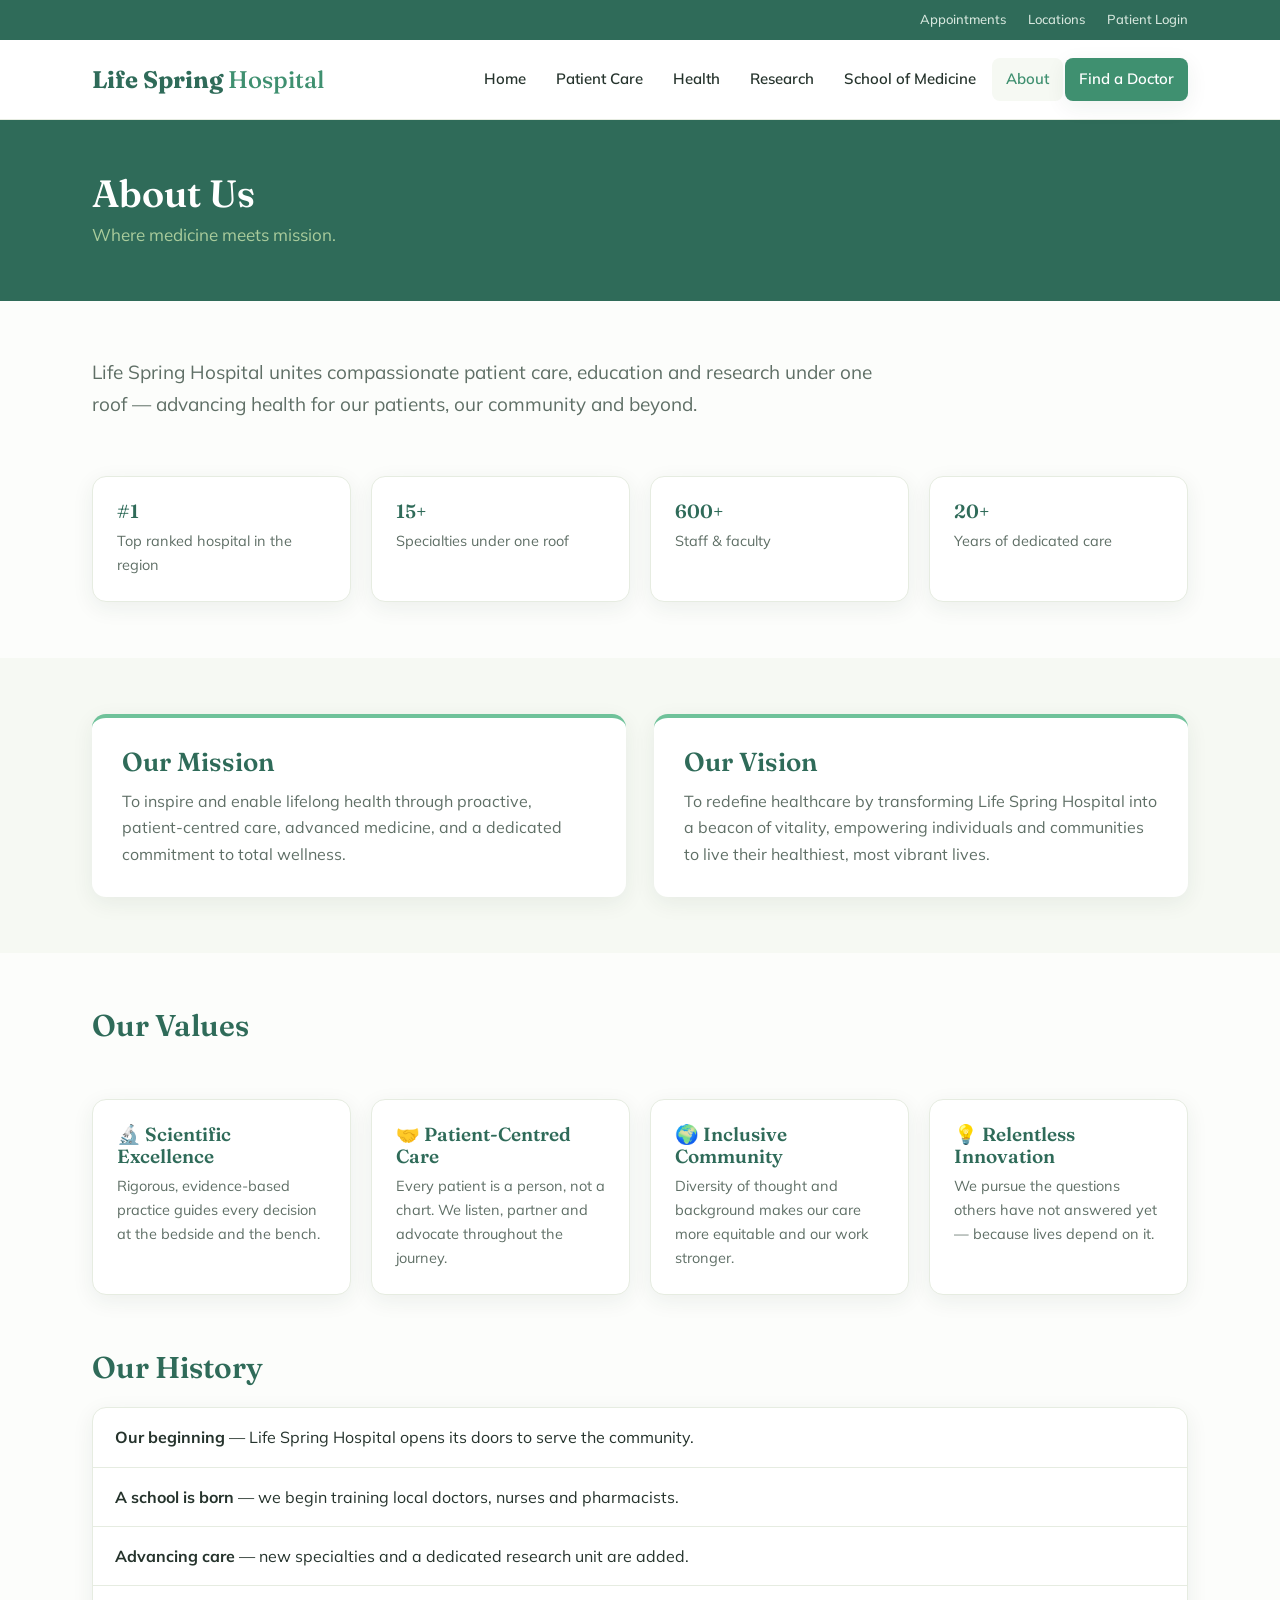
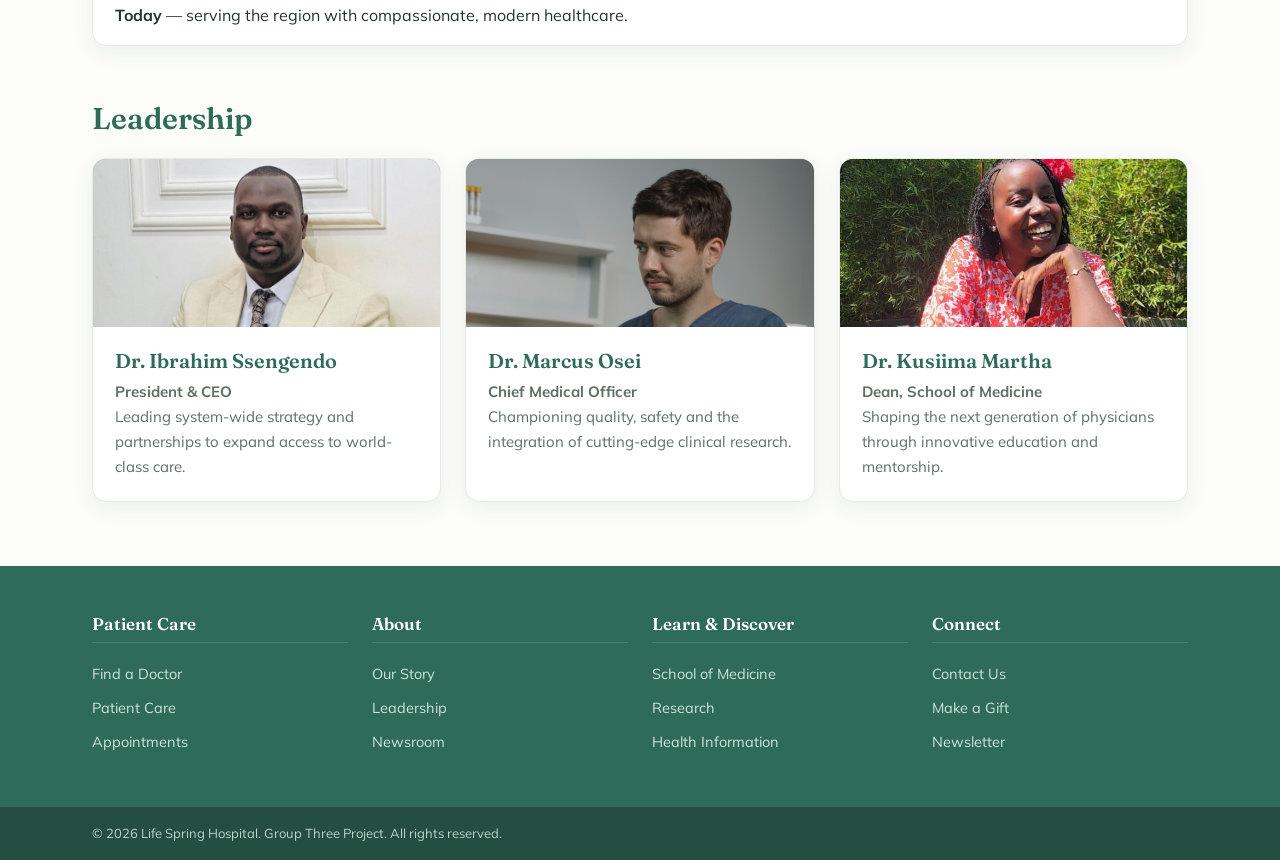
<file: about.html>
<!DOCTYPE html>
<html lang="en">
<head>
  <meta charset="UTF-8">
  <meta name="viewport" content="width=device-width, initial-scale=1.0">
  <title>About | Life Spring Hospital</title>
  <!-- Only the shared stylesheet. (Removed the extra Merriweather/Inter fonts
       and the duplicate link — the shared style.css already loads our fonts.) -->
  <link rel="stylesheet" href="style.css">
</head>
<body>

  <!-- ===== UNIFORM HEADER (same as every page) ===== -->
  <div class="utility-bar">
    <div class="wrap utility-inner">
      <a href="find-a-doctor.html">Appointments</a>
      <a href="#">Locations</a>
      <a href="#">Patient Login</a>
    </div>
  </div>
  <header class="site-header">
    <div class="wrap header-inner">
      <a class="logo" href="index.html">Life Spring <span>Hospital</span></a>
      <nav class="main-nav">
        <a href="index.html">Home</a>
        <a href="patient-care.html">Patient Care</a>
        <a href="health.html">Health</a>
        <a href="research.html">Research</a>
        <a href="school-of-medicine.html">School of Medicine</a>
        <a href="about.html" class="active">About</a>
        <a href="find-a-doctor.html" class="cta">Find a Doctor</a>
      </nav>
    </div>
  </header>

  <!-- PAGE BANNER (shared style, like the other inner pages) -->
  <section class="page-banner">
    <div class="wrap"><h1>About Us</h1><p>Where medicine meets mission.</p></div>
  </section>

  <!-- INTRO -->
  <section class="wrap section">
    <p class="lead">Life Spring Hospital unites compassionate patient care,
       education and research under one roof &mdash; advancing health for our
       patients, our community and beyond.</p>
  </section>

  <!-- STATS (shared 4-tile grid) -->
  <section class="wrap section">
    <div class="actions">
      <div class="action"><h3>#1</h3><p>Top ranked hospital in the region</p></div>
      <div class="action"><h3>15+</h3><p>Specialties under one roof</p></div>
      <div class="action"><h3>600+</h3><p>Staff &amp; faculty</p></div>
      <div class="action"><h3>20+</h3><p>Years of dedicated care</p></div>
    </div>
  </section>

  <!-- MISSION & VISION (shared .vm band — same statements as the home page) -->
  <section class="vm">
    <div class="wrap vm-inner">
      <div class="vm-box">
        <h2>Our Mission</h2>
        <p>To inspire and enable lifelong health through proactive,
           patient-centred care, advanced medicine, and a dedicated
           commitment to total wellness.</p>
      </div>
      <div class="vm-box">
        <h2>Our Vision</h2>
        <p>To redefine healthcare by transforming Life Spring Hospital into a
           beacon of vitality, empowering individuals and communities to live
           their healthiest, most vibrant lives.</p>
      </div>
    </div>
  </section>

  <!-- VALUES (shared 4-tile grid) -->
  <section class="wrap section">
    <h2>Our Values</h2>
    <div class="actions">
      <div class="action"><h3>&#128300; Scientific Excellence</h3><p>Rigorous, evidence-based practice guides every decision at the bedside and the bench.</p></div>
      <div class="action"><h3>&#129309; Patient-Centred Care</h3><p>Every patient is a person, not a chart. We listen, partner and advocate throughout the journey.</p></div>
      <div class="action"><h3>&#127757; Inclusive Community</h3><p>Diversity of thought and background makes our care more equitable and our work stronger.</p></div>
      <div class="action"><h3>&#128161; Relentless Innovation</h3><p>We pursue the questions others have not answered yet &mdash; because lives depend on it.</p></div>
    </div>
  </section>

  <!-- HISTORY (shared bordered list) -->
  <section class="wrap section">
    <h2>Our History</h2>
    <ul class="list-block">
      <li><strong>Our beginning</strong> &mdash; Life Spring Hospital opens its doors to serve the community.</li>
      <li><strong>A school is born</strong> &mdash; we begin training local doctors, nurses and pharmacists.</li>
      <li><strong>Advancing care</strong> &mdash; new specialties and a dedicated research unit are added.</li>
      <li><strong>Today</strong> &mdash; serving the region with compassionate, modern healthcare.</li>
    </ul>
  </section>

  <!-- LEADERSHIP (shared 3-card grid) -->
  <section class="wrap section">
    <h2>Leadership</h2>
    <div class="cards">
      <article class="card">
        <div class="card-img"><img src="Ibrahim.jpg" alt="Dr. Ibrahim Ssengendo"></div>
        <div class="card-body">
          <h3>Dr. Ibrahim Ssengendo</h3>
          <p><strong>President &amp; CEO</strong><br>Leading system-wide strategy and partnerships to expand access to world-class care.</p>
        </div>
      </article>
      <article class="card">
        <div class="card-img"><img src="Osei.jpg" alt="Dr. Marcus Osei"></div>
        <div class="card-body">
          <h3>Dr. Marcus Osei</h3>
          <p><strong>Chief Medical Officer</strong><br>Championing quality, safety and the integration of cutting-edge clinical research.</p>
        </div>
      </article>
      <article class="card">
        <div class="card-img"><img src="Kusiima.jpg" alt="Dr. Kusiima Martha"></div>
        <div class="card-body">
          <h3>Dr. Kusiima Martha</h3>
          <p><strong>Dean, School of Medicine</strong><br>Shaping the next generation of physicians through innovative education and mentorship.</p>
        </div>
      </article>
    </div>
  </section>

  <!-- ===== UNIFORM FOOTER (same as every page) ===== -->
  <footer class="site-footer">
    <div class="wrap footer-cols">
      <div class="col">
        <h4>Patient Care</h4>
        <a href="find-a-doctor.html">Find a Doctor</a>
        <a href="patient-care.html">Patient Care</a>
        <a href="find-a-doctor.html">Appointments</a>
      </div>
      <div class="col">
        <h4>About</h4>
        <a href="about.html">Our Story</a>
        <a href="about.html">Leadership</a>
        <a href="#">Newsroom</a>
      </div>
      <div class="col">
        <h4>Learn &amp; Discover</h4>
        <a href="school-of-medicine.html">School of Medicine</a>
        <a href="research.html">Research</a>
        <a href="health.html">Health Information</a>
      </div>
      <div class="col">
        <h4>Connect</h4>
        <a href="#">Contact Us</a>
        <a href="#">Make a Gift</a>
        <a href="#">Newsletter</a>
      </div>
    </div>
    <div class="footer-bottom">
      <div class="wrap">
        <p>&copy; 2026 Life Spring Hospital. Group Three Project. All rights reserved.</p>
      </div>
    </div>
  </footer>

</body>
</html>
</file>
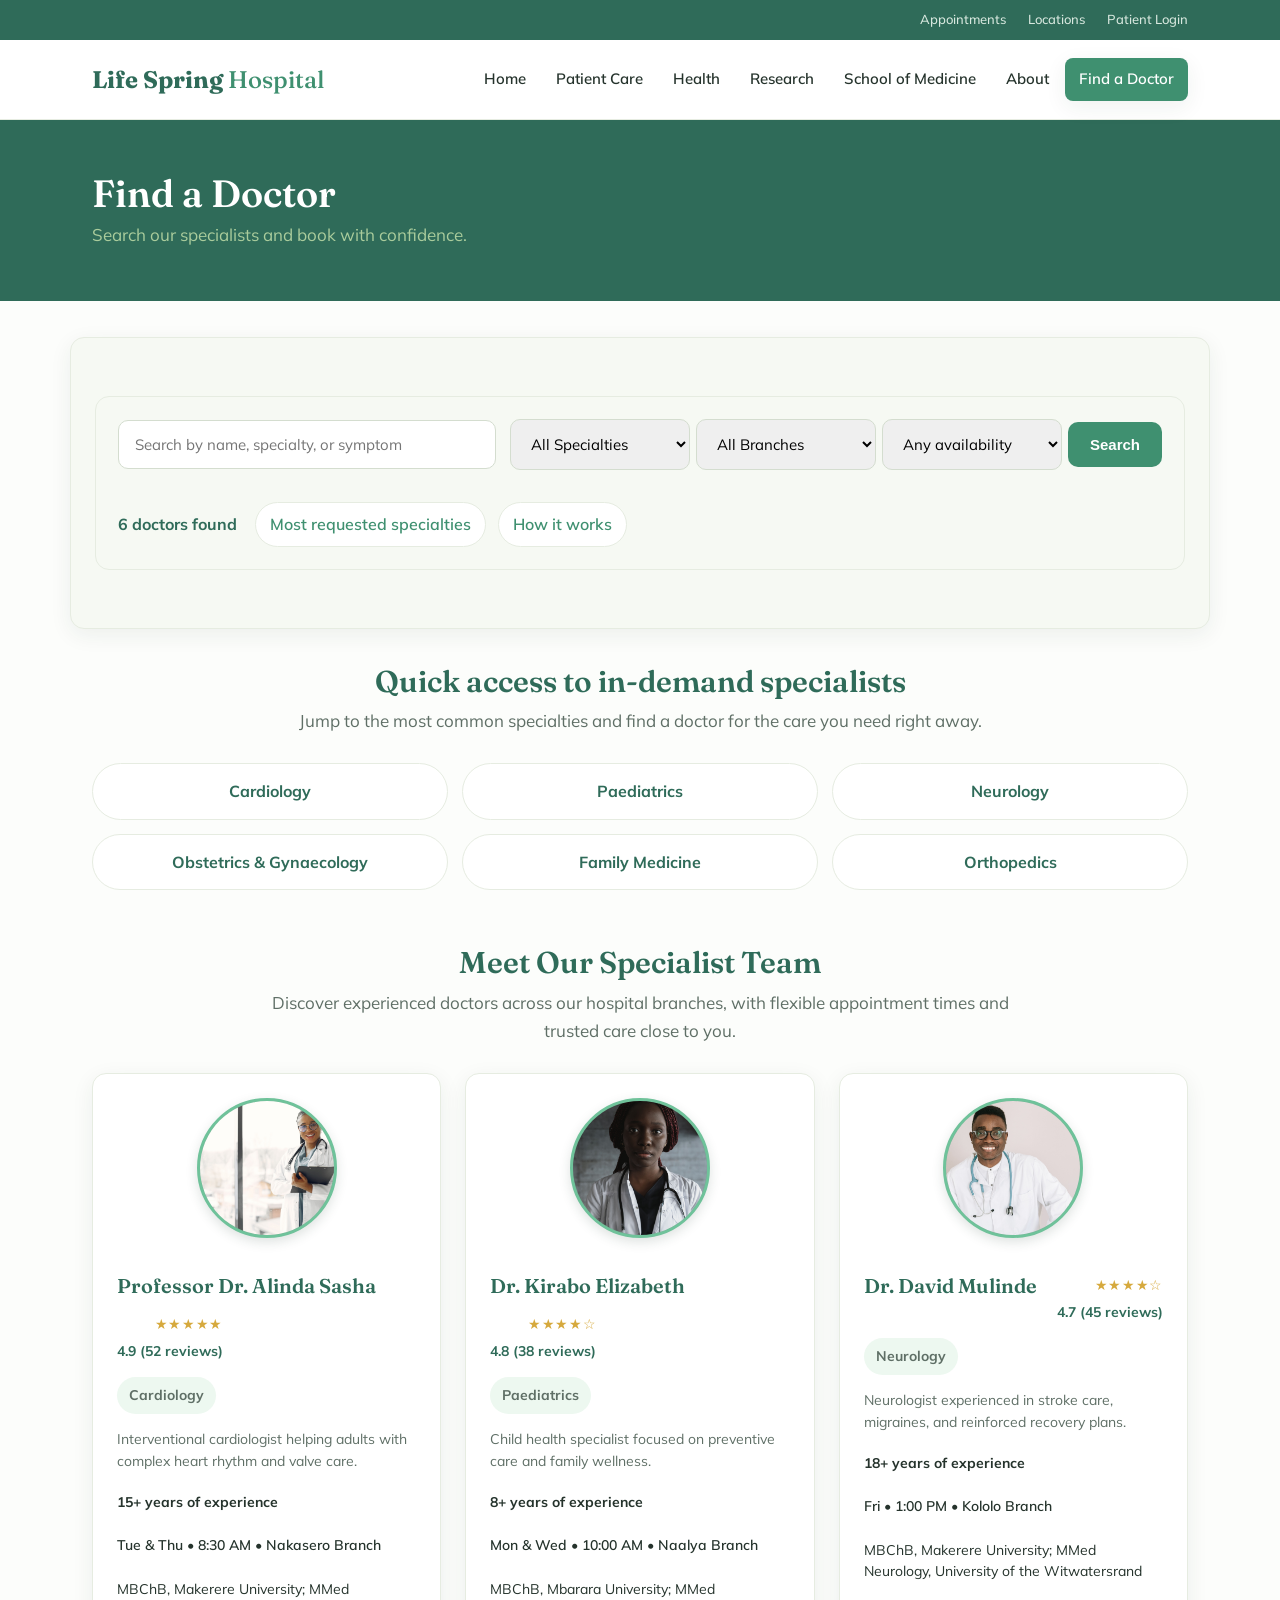
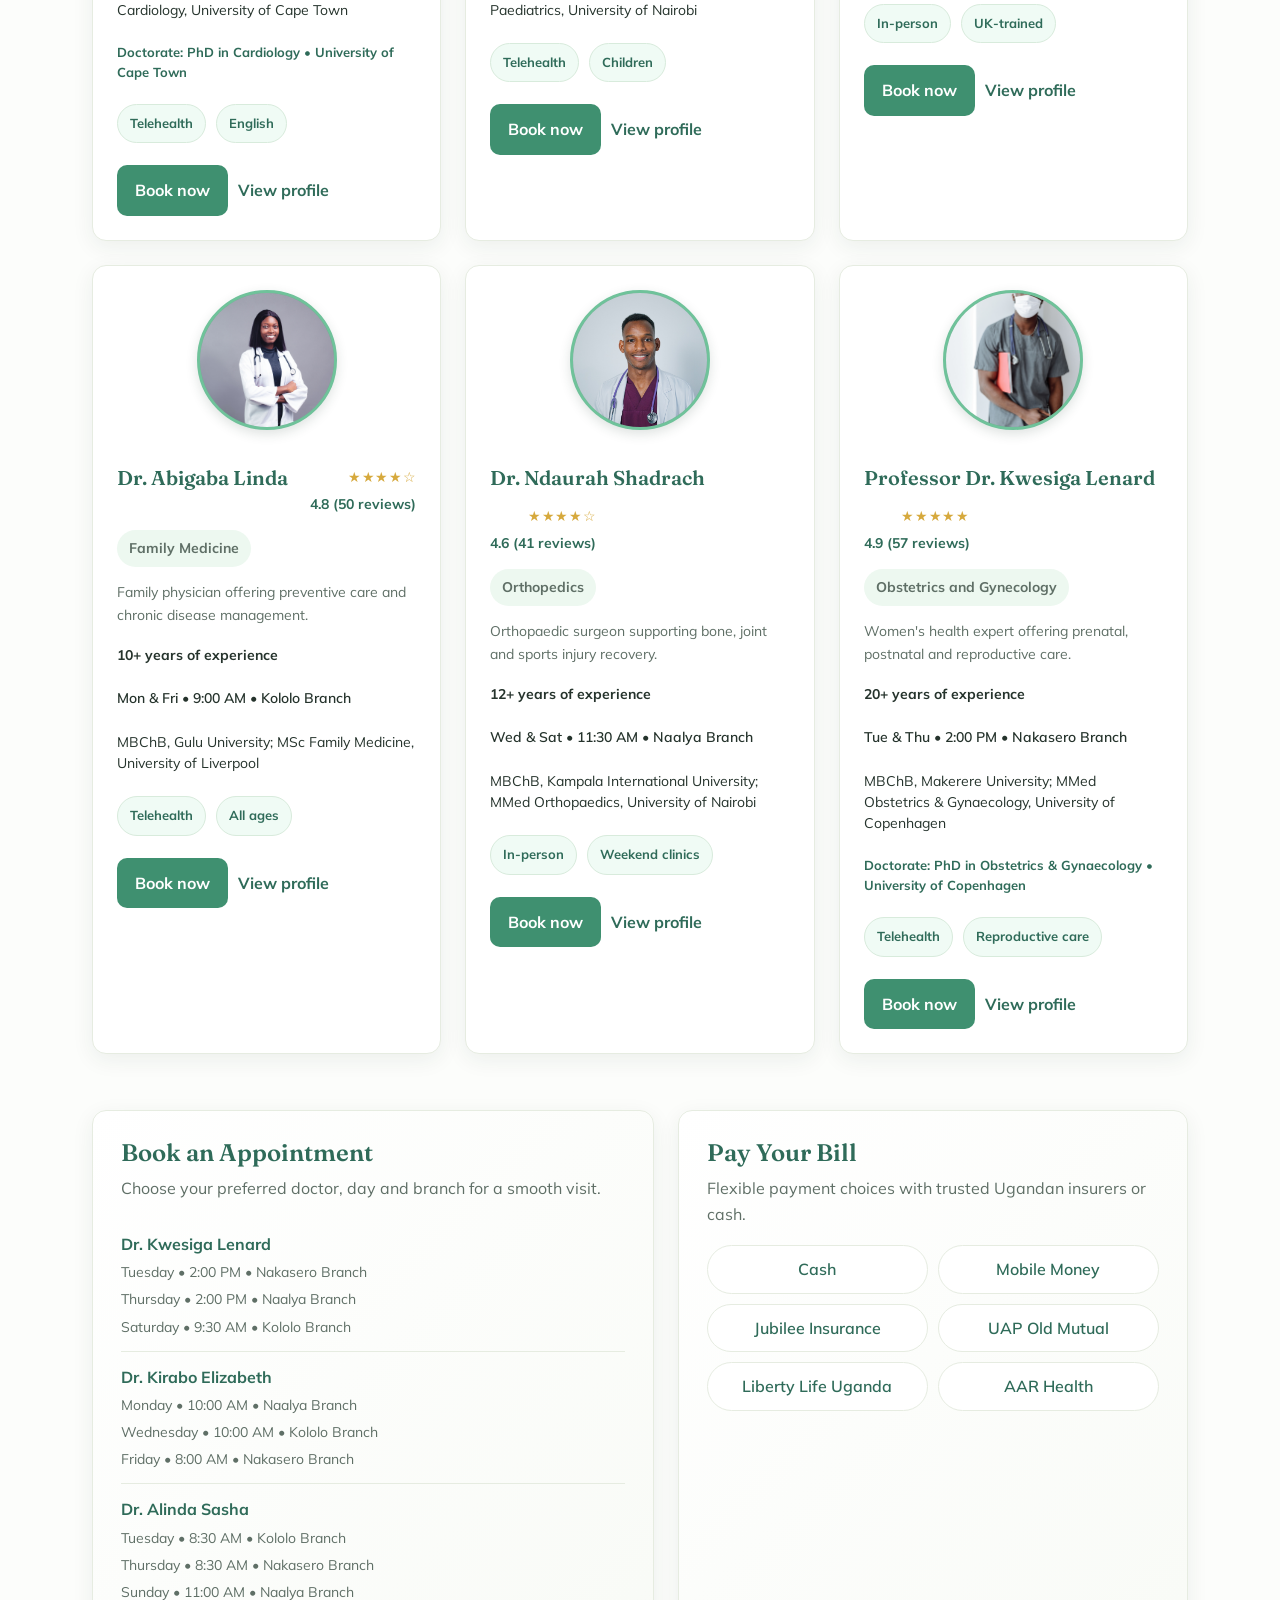
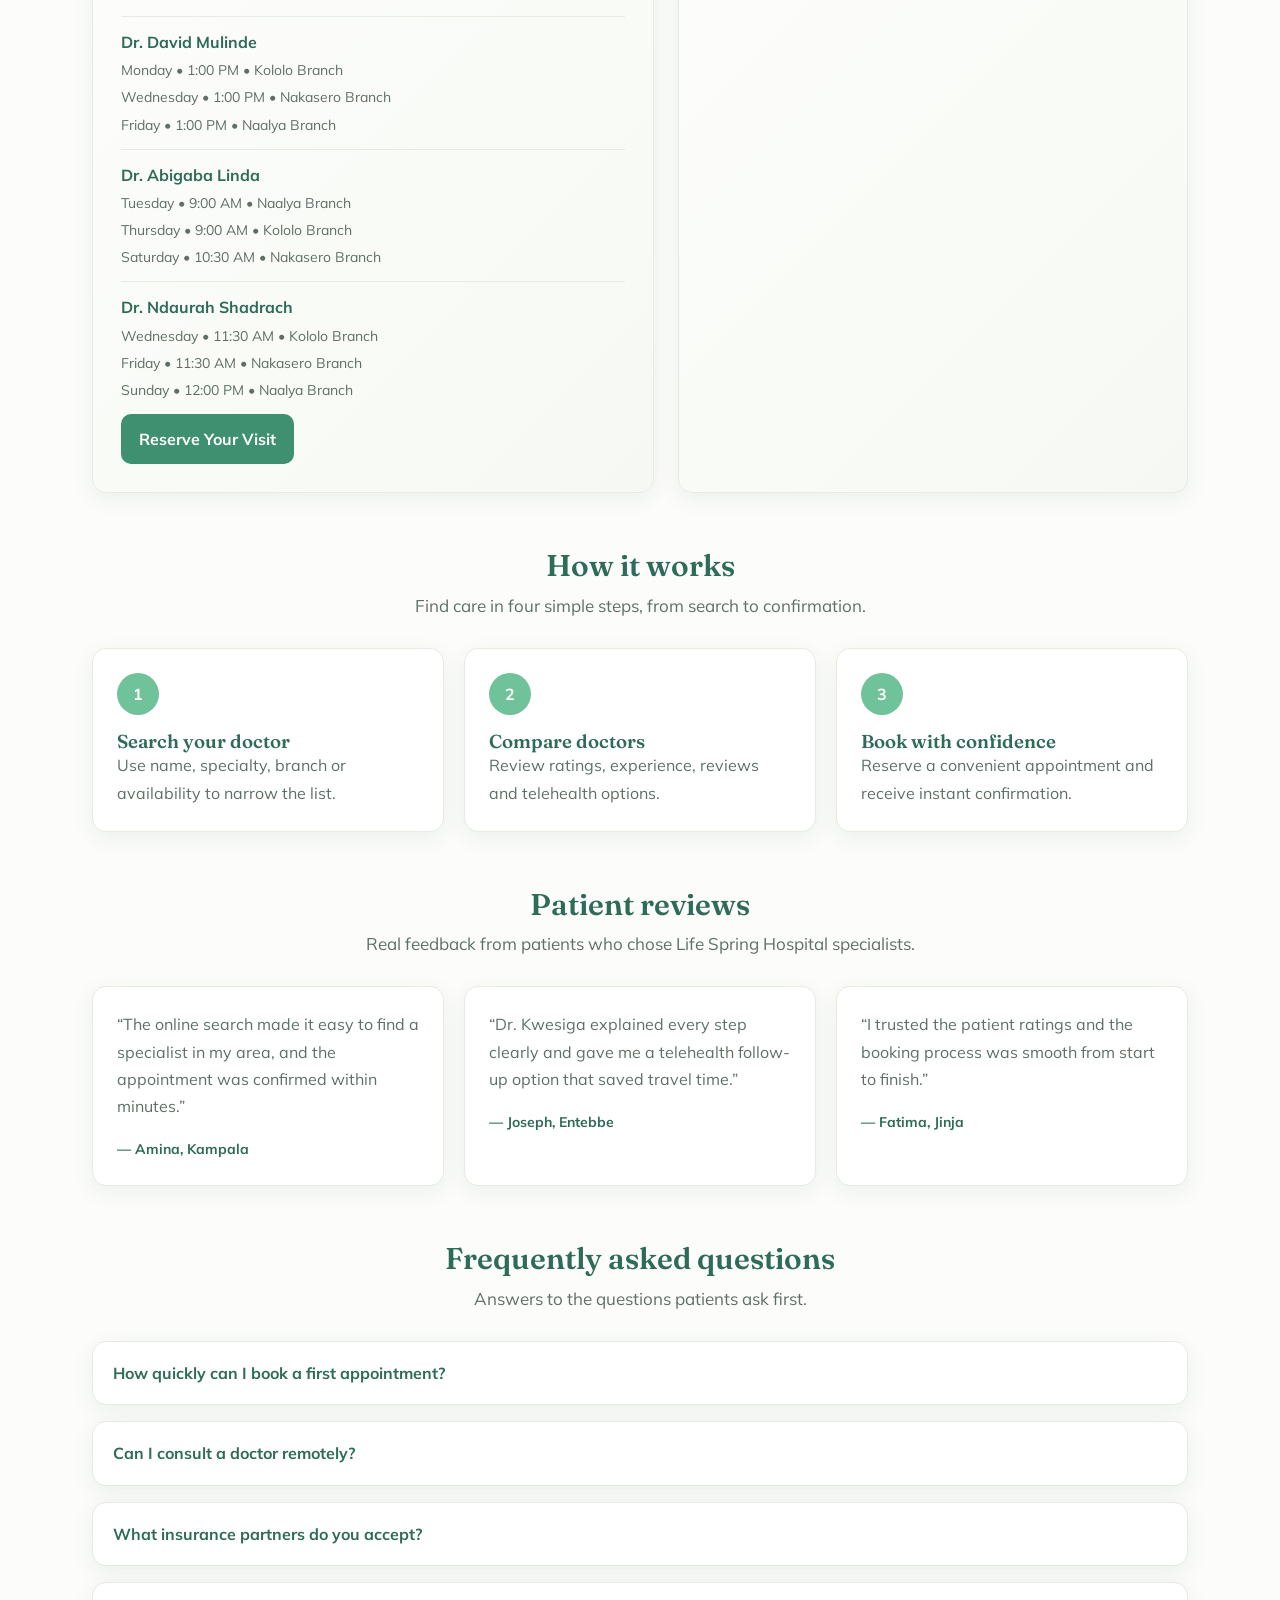
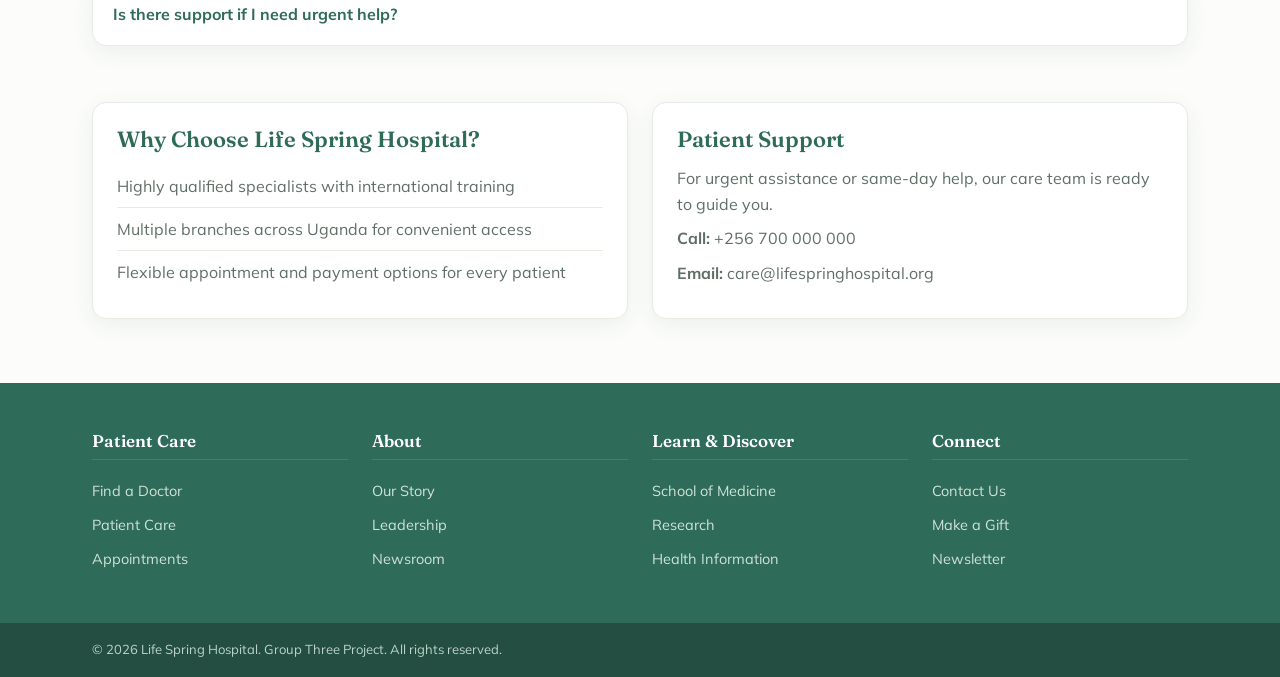
<file: find-a-doctor.html>
<!DOCTYPE html>
<html lang="en">
<head>
  <meta charset="UTF-8">
  <meta name="viewport" content="width=device-width, initial-scale=1.0">
  <title>Find a Doctor | Life Spring Hospital</title>
  <link rel="stylesheet" href="style.css">
  <style>
    /* Minimal modal styles for profile and booking */
    .modal-overlay{position:fixed;inset:0;background:rgba(0,0,0,.5);display:none;align-items:center;justify-content:center;z-index:60}
    .modal-overlay.open{display:flex}
    .modal{background:#fff;max-width:760px;width:94%;padding:1.25rem;border-radius:8px;box-shadow:0 10px 30px rgba(0,0,0,.2);max-height:90vh;overflow:auto}
    .modal .modal-header{display:flex;justify-content:space-between;align-items:center;margin-bottom:0.75rem}
    .modal .modal-body p{margin:.5rem 0}
    .modal .modal-actions{display:flex;gap:.5rem;justify-content:flex-end;margin-top:1rem}
    .modal-close{background:none;border:0;font-size:1.25rem;cursor:pointer}
    .hidden{display:none}
  </style>
</head>
<body>

  <!-- ===== UNIFORM HEADER (keep identical on EVERY page) ===== -->
  <!-- Only the "active" class moves to the current page's link.
       Do not change anything else here, or the pages stop matching. -->
  <div class="utility-bar">
    <div class="wrap utility-inner">
      <a href="find-a-doctor.html">Appointments</a>
      <a href="#">Locations</a>
      <a href="#">Patient Login</a>
    </div>
  </div>
  <header class="site-header">
    <div class="wrap header-inner">
      <a class="logo" href="index.html">Life Spring <span>Hospital</span></a>
      <nav class="main-nav">
        <a href="index.html">Home</a>
        <a href="patient-care.html">Patient Care</a>
        <a href="health.html">Health</a>
        <a href="research.html">Research</a>
        <a href="school-of-medicine.html">School of Medicine</a>
        <a href="about.html">About</a>
        <a href="find-a-doctor.html" class="active cta">Find a Doctor</a>
      </nav>
    </div>
  </header>

  <section class="page-banner">
    <div class="wrap"><h1>Find a Doctor</h1><p>Search our specialists and book with confidence.</p></div>
  </section>

  <!-- SEARCH PANEL -->
  <section class="wrap search-panel">
    <form class="doctor-search" onsubmit="return false;" aria-labelledby="search-heading">
      <div class="doctor-search-top">
        <h2 id="search-heading" class="visually-hidden">Find the right doctor</h2>
        <div class="search-field">
          <label for="search-name" class="visually-hidden">Doctor name or keyword</label>
          <input id="search-name" type="text" placeholder="Search by name, specialty, or symptom">
        </div>
        <div class="search-field">
          <label for="specialty-filter" class="visually-hidden">Filter by specialty</label>
          <select id="specialty-filter" aria-label="Filter by specialty">
            <option value="">All Specialties</option>
            <option value="Cardiology">Cardiology</option>
            <option value="Paediatrics">Paediatrics</option>
            <option value="Neurology">Neurology</option>
            <option value="Obstetrics and Gynecology">Obstetrics and Gynecology</option>
            <option value="Family Medicine">Family Medicine</option>
            <option value="Orthopedics">Orthopedics</option>
          </select>
        </div>
        <div class="search-field">
          <label for="branch-filter" class="visually-hidden">Filter by branch</label>
          <select id="branch-filter" aria-label="Filter by branch">
            <option value="">All Branches</option>
            <option value="Kololo">Kololo</option>
            <option value="Naalya">Naalya</option>
            <option value="Nakasero">Nakasero</option>
          </select>
        </div>
        <div class="search-field">
          <label for="availability-filter" class="visually-hidden">Filter by availability</label>
          <select id="availability-filter" aria-label="Filter by availability">
            <option value="">Any availability</option>
            <option value="Weekdays">Weekdays</option>
            <option value="Weekend">Weekend</option>
            <option value="Saturday">Saturday</option>
            <option value="Sunday">Sunday</option>
          </select>
        </div>
        <button type="submit">Search</button>
      </div>
      <div class="results-line">
        <p id="doctor-count">6 doctors found</p>
        <div class="filter-tags">
          <a href="#specialties">Most requested specialties</a>
          <a href="#how-it-works">How it works</a>
        </div>
      </div>
    </form>
  </section>

  <section class="wrap section specialties-section" id="specialties">
    <div class="page-intro">
      <h2>Quick access to in-demand specialists</h2>
      <p>Jump to the most common specialties and find a doctor for the care you need right away.</p>
    </div>
    <div class="specialty-grid">
      <a href="#" class="specialty-chip" data-specialty="Cardiology">Cardiology</a>
      <a href="#" class="specialty-chip" data-specialty="Paediatrics">Paediatrics</a>
      <a href="#" class="specialty-chip" data-specialty="Neurology">Neurology</a>
      <a href="#" class="specialty-chip" data-specialty="Obstetrics and Gynecology">Obstetrics &amp; Gynaecology</a>
      <a href="#" class="specialty-chip" data-specialty="Family Medicine">Family Medicine</a>
      <a href="#" class="specialty-chip" data-specialty="Orthopedics">Orthopedics</a>
    </div>
  </section>

  <section class="wrap section">
    <div class="page-intro">
      <h2>Meet Our Specialist Team</h2>
      <p>Discover experienced doctors across our hospital branches, with flexible appointment times and trusted care close to you.</p>
    </div>
    <div class="doctors">
      <article class="doctor" data-specialty="Cardiology" data-branch="Nakasero" data-availability="Weekdays" data-telehealth="true">
        <div class="photo"><img src="alinda-sasha.jpg" alt="Professor Dr. Alinda Sasha"></div>
        <div class="doctor-card">
          <div class="doctor-header">
            <h3>Professor Dr. Alinda Sasha</h3>
            <div class="rating" aria-label="4.9 out of 5 stars">
              <span class="stars">★★★★★</span>
              <span class="reviews">4.9 (52 reviews)</span>
            </div>
          </div>
          <p class="specialty-tag">Cardiology</p>
          <p class="summary">Interventional cardiologist helping adults with complex heart rhythm and valve care.</p>
          <p class="experience">15+ years of experience</p>
          <p class="schedule">Tue &amp; Thu • 8:30 AM • Nakasero Branch</p>
          <p class="education">MBChB, Makerere University; MMed Cardiology, University of Cape Town</p>
          <p class="doctorate">Doctorate: PhD in Cardiology • University of Cape Town</p>
          <div class="badges"><span>Telehealth</span><span>English</span></div>
          <div class="doctor-actions">
            <a href="#" class="doctor-btn">Book now</a>
            <a href="#" class="doctor-link">View profile</a>
          </div>
        </div>
      </article>
      <article class="doctor" data-specialty="Paediatrics" data-branch="Naalya" data-availability="Weekdays" data-telehealth="true">
        <div class="photo"><img src="kirabo-elizabeth.jpg" alt="Dr. Kirabo Elizabeth"></div>
        <div class="doctor-card">
          <div class="doctor-header">
            <h3>Dr. Kirabo Elizabeth</h3>
            <div class="rating" aria-label="4.8 out of 5 stars">
              <span class="stars">★★★★☆</span>
              <span class="reviews">4.8 (38 reviews)</span>
            </div>
          </div>
          <p class="specialty-tag">Paediatrics</p>
          <p class="summary">Child health specialist focused on preventive care and family wellness.</p>
          <p class="experience">8+ years of experience</p>
          <p class="schedule">Mon &amp; Wed • 10:00 AM • Naalya Branch</p>
          <p class="education">MBChB, Mbarara University; MMed Paediatrics, University of Nairobi</p>
          <div class="badges"><span>Telehealth</span><span>Children</span></div>
          <div class="doctor-actions">
            <a href="#" class="doctor-btn">Book now</a>
            <a href="#" class="doctor-link">View profile</a>
          </div>
        </div>
      </article>
      <article class="doctor" data-specialty="Neurology" data-branch="Kololo" data-availability="Weekend,Friday" data-telehealth="false">
        <div class="photo"><img src="david-mulinde.jpg" alt="Dr. David Mulinde"></div>
        <div class="doctor-card">
          <div class="doctor-header">
            <h3>Dr. David Mulinde</h3>
            <div class="rating" aria-label="4.7 out of 5 stars">
              <span class="stars">★★★★☆</span>
              <span class="reviews">4.7 (45 reviews)</span>
            </div>
          </div>
          <p class="specialty-tag">Neurology</p>
          <p class="summary">Neurologist experienced in stroke care, migraines, and reinforced recovery plans.</p>
          <p class="experience">18+ years of experience</p>
          <p class="schedule">Fri • 1:00 PM • Kololo Branch</p>
          <p class="education">MBChB, Makerere University; MMed Neurology, University of the Witwatersrand</p>
          <div class="badges"><span>In-person</span><span>UK-trained</span></div>
          <div class="doctor-actions">
            <a href="#" class="doctor-btn">Book now</a>
            <a href="#" class="doctor-link">View profile</a>
          </div>
        </div>
      </article>
      <article class="doctor" data-specialty="Family Medicine" data-branch="Kololo" data-availability="Weekdays" data-telehealth="true">
        <div class="photo"><img src="abigaba-linda.jpg" alt="Dr. Abigaba Linda"></div>
        <div class="doctor-card">
          <div class="doctor-header">
            <h3>Dr. Abigaba Linda</h3>
            <div class="rating" aria-label="4.8 out of 5 stars">
              <span class="stars">★★★★☆</span>
              <span class="reviews">4.8 (50 reviews)</span>
            </div>
          </div>
          <p class="specialty-tag">Family Medicine</p>
          <p class="summary">Family physician offering preventive care and chronic disease management.</p>
          <p class="experience">10+ years of experience</p>
          <p class="schedule">Mon &amp; Fri • 9:00 AM • Kololo Branch</p>
          <p class="education">MBChB, Gulu University; MSc Family Medicine, University of Liverpool</p>
          <div class="badges"><span>Telehealth</span><span>All ages</span></div>
          <div class="doctor-actions">
            <a href="#" class="doctor-btn">Book now</a>
            <a href="#" class="doctor-link">View profile</a>
          </div>
        </div>
      </article>
      <article class="doctor" data-specialty="Orthopedics" data-branch="Naalya" data-availability="Weekend" data-telehealth="false">
        <div class="photo"><img src="ndaurah-shadrach.jpg" alt="Dr. Ndaurah Shadrach"></div>
        <div class="doctor-card">
          <div class="doctor-header">
            <h3>Dr. Ndaurah Shadrach</h3>
            <div class="rating" aria-label="4.6 out of 5 stars">
              <span class="stars">★★★★☆</span>
              <span class="reviews">4.6 (41 reviews)</span>
            </div>
          </div>
          <p class="specialty-tag">Orthopedics</p>
          <p class="summary">Orthopaedic surgeon supporting bone, joint and sports injury recovery.</p>
          <p class="experience">12+ years of experience</p>
          <p class="schedule">Wed &amp; Sat • 11:30 AM • Naalya Branch</p>
          <p class="education">MBChB, Kampala International University; MMed Orthopaedics, University of Nairobi</p>
          <div class="badges"><span>In-person</span><span>Weekend clinics</span></div>
          <div class="doctor-actions">
            <a href="#" class="doctor-btn">Book now</a>
            <a href="#" class="doctor-link">View profile</a>
          </div>
        </div>
      </article>
      <article class="doctor" data-specialty="Obstetrics and Gynecology" data-branch="Nakasero" data-availability="Weekdays" data-telehealth="true">
        <div class="photo"><img src="kwesiga-lenard.jpg" alt="Professor Dr. Kwesiga Lenard"></div>
        <div class="doctor-card">
          <div class="doctor-header">
            <h3>Professor Dr. Kwesiga Lenard</h3>
            <div class="rating" aria-label="4.9 out of 5 stars">
              <span class="stars">★★★★★</span>
              <span class="reviews">4.9 (57 reviews)</span>
            </div>
          </div>
          <p class="specialty-tag">Obstetrics and Gynecology</p>
          <p class="summary">Women's health expert offering prenatal, postnatal and reproductive care.</p>
          <p class="experience">20+ years of experience</p>
          <p class="schedule">Tue &amp; Thu • 2:00 PM • Nakasero Branch</p>
          <p class="education">MBChB, Makerere University; MMed Obstetrics &amp; Gynaecology, University of Copenhagen</p>
          <p class="doctorate">Doctorate: PhD in Obstetrics &amp; Gynaecology • University of Copenhagen</p>
          <div class="badges"><span>Telehealth</span><span>Reproductive care</span></div>
          <div class="doctor-actions">
            <a href="#" class="doctor-btn">Book now</a>
            <a href="#" class="doctor-link">View profile</a>
          </div>
        </div>
      </article>
    </div>
    <p class="no-results hidden">No doctors match your search. Try a different name or specialty.</p>
  </section>

  <section class="wrap section appointment-payment-section">
    <div class="service-card booking-card">
      <div class="service-card-header">
        <h3>Book an Appointment</h3>
        <p>Choose your preferred doctor, day and branch for a smooth visit.</p>
      </div>
      <div class="appointment-option">
        <strong>Dr. Kwesiga Lenard</strong>
        <span>Tuesday • 2:00 PM • Nakasero Branch</span>
        <span>Thursday • 2:00 PM • Naalya Branch</span>
        <span>Saturday • 9:30 AM • Kololo Branch</span>
      </div>
      <div class="appointment-option">
        <strong>Dr. Kirabo Elizabeth</strong>
        <span>Monday • 10:00 AM • Naalya Branch</span>
        <span>Wednesday • 10:00 AM • Kololo Branch</span>
        <span>Friday • 8:00 AM • Nakasero Branch</span>
      </div>
      <div class="appointment-option">
        <strong>Dr. Alinda Sasha</strong>
        <span>Tuesday • 8:30 AM • Kololo Branch</span>
        <span>Thursday • 8:30 AM • Nakasero Branch</span>
        <span>Sunday • 11:00 AM • Naalya Branch</span>
      </div>
      <div class="appointment-option">
        <strong>Dr. David Mulinde</strong>
        <span>Monday • 1:00 PM • Kololo Branch</span>
        <span>Wednesday • 1:00 PM • Nakasero Branch</span>
        <span>Friday • 1:00 PM • Naalya Branch</span>
      </div>
      <div class="appointment-option">
        <strong>Dr. Abigaba Linda</strong>
        <span>Tuesday • 9:00 AM • Naalya Branch</span>
        <span>Thursday • 9:00 AM • Kololo Branch</span>
        <span>Saturday • 10:30 AM • Nakasero Branch</span>
      </div>
      <div class="appointment-option">
        <strong>Dr. Ndaurah Shadrach</strong>
        <span>Wednesday • 11:30 AM • Kololo Branch</span>
        <span>Friday • 11:30 AM • Nakasero Branch</span>
        <span>Sunday • 12:00 PM • Naalya Branch</span>
      </div>
      <a href="#" class="service-btn">Reserve Your Visit</a>
    </div>

    <div class="service-card payment-card">
      <div class="service-card-header">
        <h3>Pay Your Bill</h3>
        <p>Flexible payment choices with trusted Ugandan insurers or cash.</p>
      </div>
      <ul class="payment-options">
        <li>Cash</li>
        <li>Mobile Money</li>
        <li>Jubilee Insurance</li>
        <li>UAP Old Mutual</li>
        <li>Liberty Life Uganda</li>
        <li>AAR Health</li>
      </ul>
    </div>
  </section>

  <section class="wrap section how-it-works" id="how-it-works">
    <div class="page-intro">
      <h2>How it works</h2>
      <p>Find care in four simple steps, from search to confirmation.</p>
    </div>
    <div class="how-cards">
      <div class="how-card">
        <div class="how-step">1</div>
        <h3>Search your doctor</h3>
        <p>Use name, specialty, branch or availability to narrow the list.</p>
      </div>
      <div class="how-card">
        <div class="how-step">2</div>
        <h3>Compare doctors</h3>
        <p>Review ratings, experience, reviews and telehealth options.</p>
      </div>
      <div class="how-card">
        <div class="how-step">3</div>
        <h3>Book with confidence</h3>
        <p>Reserve a convenient appointment and receive instant confirmation.</p>
      </div>
    </div>
  </section>

  <section class="wrap section testimonials-section">
    <div class="page-intro">
      <h2>Patient reviews</h2>
      <p>Real feedback from patients who chose Life Spring Hospital specialists.</p>
    </div>
    <div class="testimonial-cards">
      <div class="testimonial-card">
        <p>“The online search made it easy to find a specialist in my area, and the appointment was confirmed within minutes.”</p>
        <span>— Amina, Kampala</span>
      </div>
      <div class="testimonial-card">
        <p>“Dr. Kwesiga explained every step clearly and gave me a telehealth follow-up option that saved travel time.”</p>
        <span>— Joseph, Entebbe</span>
      </div>
      <div class="testimonial-card">
        <p>“I trusted the patient ratings and the booking process was smooth from start to finish.”</p>
        <span>— Fatima, Jinja</span>
      </div>
    </div>
  </section>

  <section class="wrap section faq-section">
    <div class="page-intro">
      <h2>Frequently asked questions</h2>
      <p>Answers to the questions patients ask first.</p>
    </div>
    <div class="faq-list">
      <details>
        <summary>How quickly can I book a first appointment?</summary>
        <p>Most specialists offer same-week appointments when slots are available. Use the filter to find doctors with open schedules.</p>
      </details>
      <details>
        <summary>Can I consult a doctor remotely?</summary>
        <p>Yes. Doctors with telehealth availability are clearly labelled on their cards.</p>
      </details>
      <details>
        <summary>What insurance partners do you accept?</summary>
        <p>We accept cash, mobile money, and major insurers including Jubilee Insurance, UAP Old Mutual, Liberty Life Uganda and AAR Health.</p>
      </details>
      <details>
        <summary>Is there support if I need urgent help?</summary>
        <p>Yes. Call our care team at +256 700 000 000 or email care@lifespringhospital.org for same-day assistance.</p>
      </details>
    </div>
  </section>

  <button class="back-to-top" type="button" aria-label="Back to top">↑ Top</button>
  <!-- Profile and booking modals (populated and controlled by script) -->
  <div id="profile-modal" class="modal-overlay" aria-hidden="true" role="dialog" aria-modal="true">
    <div class="modal" role="document">
      <div class="modal-header">
        <h3 id="profile-name">Doctor</h3>
        <button class="modal-close" aria-label="Close">×</button>
      </div>
      <div class="modal-body" id="profile-body">
        <!-- content inserted via JS -->
      </div>
      <div class="modal-actions">
        <button class="modal-close">Close</button>
      </div>
    </div>
  </div>

  <div id="booking-modal" class="modal-overlay" aria-hidden="true" role="dialog" aria-modal="true">
    <div class="modal" role="document">
      <div class="modal-header">
        <h3 id="booking-title">Book Appointment</h3>
        <button class="modal-close" aria-label="Close">×</button>
      </div>
      <div class="modal-body">
        <form id="booking-form">
          <input type="hidden" name="doctor" id="booking-doctor">
          <p id="booking-schedule"></p>
          <label>Full name<br><input name="patientName" required></label>
          <br>
          <label>Phone<br><input name="phone" required></label>
          <br>
          <label>Preferred date/time<br><input name="preferredDate" type="datetime-local"></label>
          <div class="modal-actions">
            <button type="submit">Confirm Booking</button>
            <button type="button" class="modal-close">Cancel</button>
          </div>
        </form>
      </div>
    </div>
  </div>

  <script>
    const searchName = document.getElementById('search-name');
    const specialtyFilter = document.getElementById('specialty-filter');
    const branchFilter = document.getElementById('branch-filter');
    const availabilityFilter = document.getElementById('availability-filter');
    const doctorCards = Array.from(document.querySelectorAll('.doctors .doctor'));
    const doctorCount = document.getElementById('doctor-count');
    const noResults = document.querySelector('.no-results');
    const specialtyLinks = document.querySelectorAll('.specialty-chip');
    const backToTop = document.querySelector('.back-to-top');
    const profileModal = document.getElementById('profile-modal');
    const bookingModal = document.getElementById('booking-modal');
    const bookingForm = document.getElementById('booking-form');

    function normalize(text) {
      return text.toLowerCase().trim();
    }

    function filterDoctors() {
      const query = normalize(searchName.value);
      const specialty = specialtyFilter.value;
      const branch = branchFilter.value;
      const availability = availabilityFilter.value;
      let visible = 0;

      doctorCards.forEach(card => {
        const content = normalize(card.textContent);
        const matchesQuery = !query || content.includes(query);
        const matchesSpecialty = !specialty || card.dataset.specialty === specialty;
        const matchesBranch = !branch || card.dataset.branch === branch;
        const availabilityList = card.dataset.availability.split(',');
        const matchesAvailability = !availability || availabilityList.includes(availability);
        const show = matchesQuery && matchesSpecialty && matchesBranch && matchesAvailability;

        card.style.display = show ? '' : 'none';
        if (show) visible += 1;
      });

      doctorCount.textContent = `${visible} doctor${visible === 1 ? '' : 's'} found`;
      noResults.classList.toggle('hidden', visible > 0);
    }

    document.querySelector('.doctor-search').addEventListener('submit', function(event) {
      event.preventDefault();
      filterDoctors();
    });

    [searchName, specialtyFilter, branchFilter, availabilityFilter].forEach(element => {
      element.addEventListener('input', filterDoctors);
      element.addEventListener('change', filterDoctors);
    });

    specialtyLinks.forEach(link => {
      link.addEventListener('click', function(event) {
        event.preventDefault();
        const specialty = this.dataset.specialty;
        specialtyFilter.value = specialty;
        filterDoctors();
      });
    });

    // Open doctor profile
    document.querySelectorAll('.doctor-link').forEach(link => {
      link.addEventListener('click', function(e) {
        e.preventDefault();
        const card = this.closest('.doctor');
        if (!card || !profileModal) return;
        const name = card.querySelector('h3')?.textContent || '';
        const specialty = card.dataset.specialty || '';
        const summary = card.querySelector('.summary')?.textContent || '';
        const experience = card.querySelector('.experience')?.textContent || '';
        const education = card.querySelector('.education')?.textContent || '';
        const doctorate = card.querySelector('.doctorate')?.textContent || '';
        const schedule = card.querySelector('.schedule')?.textContent || '';
        const badges = Array.from(card.querySelectorAll('.badges span')).map(s=>s.textContent).join(', ');
        const imgSrc = card.querySelector('.photo img')?.getAttribute('src');

        document.getElementById('profile-name').textContent = name;
        const body = document.getElementById('profile-body');
        body.innerHTML = '';
        if (imgSrc) body.innerHTML += `<p><img src="${imgSrc}" alt="${name}" style="max-width:120px;border-radius:6px;margin-right:8px;float:left"></p>`;
        body.innerHTML += `<p><strong>Specialty:</strong> ${specialty}</p>`;
        body.innerHTML += `<p><strong>Summary:</strong> ${summary}</p>`;
        if (experience) body.innerHTML += `<p><strong>Experience:</strong> ${experience}</p>`;
        if (education) body.innerHTML += `<p><strong>Education:</strong> ${education}</p>`;
        if (doctorate) body.innerHTML += `<p><strong>${doctorate}</strong></p>`;
        if (schedule) body.innerHTML += `<p><strong>Schedule:</strong> ${schedule}</p>`;
        if (badges) body.innerHTML += `<p><strong>Badges:</strong> ${badges}</p>`;

        profileModal.classList.add('open');
      });
    });

    // Book now behavior
    document.querySelectorAll('.doctor-btn').forEach(btn => {
      btn.addEventListener('click', function(e) {
        e.preventDefault();
        const card = this.closest('.doctor');
        if (!card || !bookingModal) return;
        const name = card.querySelector('h3')?.textContent || '';
        const schedule = card.querySelector('.schedule')?.textContent || '';
        document.getElementById('booking-doctor').value = name;
        document.getElementById('booking-schedule').textContent = schedule;
        bookingForm.querySelector('[name=patientName]').value = '';
        bookingForm.querySelector('[name=phone]').value = '';
        bookingForm.querySelector('[name=preferredDate]').value = '';
        bookingModal.classList.add('open');
      });
    });

    // Booking form submit
    if (bookingForm) {
      bookingForm.addEventListener('submit', function(e) {
        e.preventDefault();
        const data = new FormData(bookingForm);
        const booking = {
          doctor: data.get('doctor'),
          patientName: data.get('patientName'),
          phone: data.get('phone'),
          preferredDate: data.get('preferredDate')
        };
        // For this demo we show a confirmation message
        const body = bookingModal.querySelector('.modal-body');
        body.innerHTML = `<p>Thank you, <strong>${booking.patientName}</strong>. Your request to book with <strong>${booking.doctor}</strong> has been received.</p><p>Preferred time: ${booking.preferredDate || 'Not specified'}</p><div class="modal-actions"><button class="modal-close">Close</button></div>`;
        console.log('Booking request', booking);
      });
    }

    // Modal close handlers
    document.querySelectorAll('.modal-close').forEach(btn => {
      btn.addEventListener('click', function() {
        const overlay = this.closest('.modal-overlay');
        if (overlay) overlay.classList.remove('open');
      });
    });

    // Close when clicking overlay background
    document.querySelectorAll('.modal-overlay').forEach(overlay => {
      overlay.addEventListener('click', function(e) {
        if (e.target === overlay) overlay.classList.remove('open');
      });
    });

    // Close on ESC
    document.addEventListener('keydown', function(e) {
      if (e.key === 'Escape') document.querySelectorAll('.modal-overlay.open').forEach(o=>o.classList.remove('open'));
    });

    backToTop.addEventListener('click', function() {
      window.scrollTo({ top: 0, behavior: 'smooth' });
    });

    window.addEventListener('scroll', function() {
      backToTop.style.display = window.scrollY > 400 ? 'block' : 'none';
    });

    filterDoctors();
  </script>

  <section class="wrap section benefits-section">
    <div class="benefits-card">
      <h3>Why Choose Life Spring Hospital?</h3>
      <ul>
        <li>Highly qualified specialists with international training</li>
        <li>Multiple branches across Uganda for convenient access</li>
        <li>Flexible appointment and payment options for every patient</li>
      </ul>
    </div>
    <div class="benefits-card support-card">
      <h3>Patient Support</h3>
      <p>For urgent assistance or same-day help, our care team is ready to guide you.</p>
      <p><strong>Call:</strong> +256 700 000 000</p>
      <p><strong>Email:</strong> care@lifespringhospital.org</p>
    </div>
  </section>

  <!-- ===== UNIFORM FOOTER (keep identical on EVERY page) ===== -->
  <footer class="site-footer">
    <div class="wrap footer-cols">
      <div class="col">
        <h4>Patient Care</h4>
        <a href="find-a-doctor.html">Find a Doctor</a>
        <a href="patient-care.html">Patient Care</a>
        <a href="find-a-doctor.html">Appointments</a>
      </div>
      <div class="col">
        <h4>About</h4>
        <a href="about.html">Our Story</a>
        <a href="about.html">Leadership</a>
        <a href="#">Newsroom</a>
      </div>
      <div class="col">
        <h4>Learn &amp; Discover</h4>
        <a href="school-of-medicine.html">School of Medicine</a>
        <a href="research.html">Research</a>
        <a href="health.html">Health Information</a>
      </div>
      <div class="col">
        <h4>Connect</h4>
        <a href="#">Contact Us</a>
        <a href="#">Make a Gift</a>
        <a href="#">Newsletter</a>
      </div>
    </div>
    <div class="footer-bottom">
      <div class="wrap">
        <p>&copy; 2026 Life Spring Hospital. Group Three Project. All rights reserved.</p>
      </div>
    </div>
  </footer>

</body>
</html>
</file>
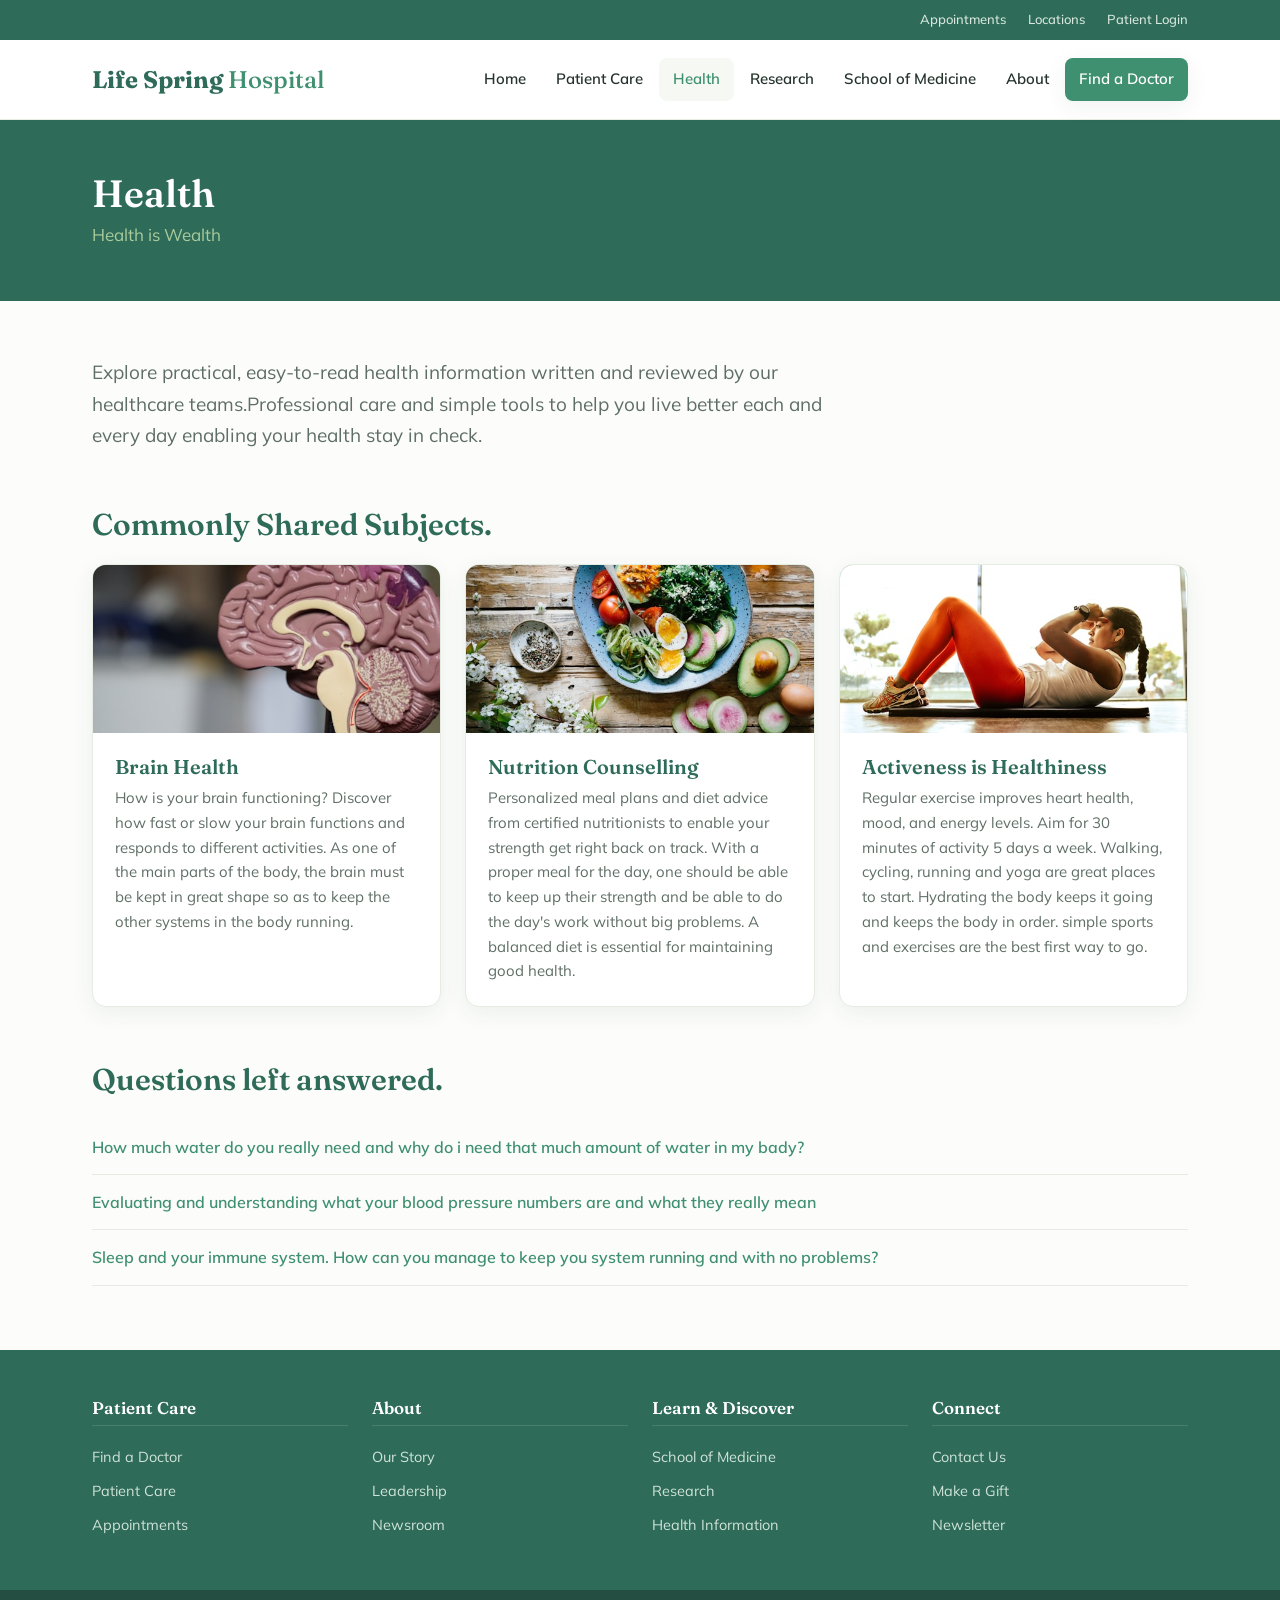
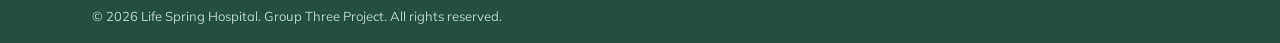
<file: health.html>
<!DOCTYPE html>
<html lang="en">
<head>
  <meta charset="UTF-8">
  <meta name="viewport" content="width=device-width, initial-scale=1.0">
  <title>Health | Life Spring Hospital</title>
  <link rel="stylesheet" href="style.css">
</head>
<body>

  <!-- ===== UNIFORM HEADER (keep identical on EVERY page) ===== -->
  <!-- Only the "active" class moves to the current page's link.
       Do not change anything else here, or the pages stop matching. -->
  <div class="utility-bar">
    <div class="wrap utility-inner">
      <a href="find-a-doctor.html">Appointments</a>
      <a href="#">Locations</a>
      <a href="#">Patient Login</a>
    </div>
  </div>
  <header class="site-header">
    <div class="wrap header-inner">
      <a class="logo" href="index.html">Life Spring <span>Hospital</span></a>
      <nav class="main-nav">
        <a href="index.html">Home</a>
        <a href="patient-care.html">Patient Care</a>
        <a href="health.html" class="active">Health</a>
        <a href="research.html">Research</a>
        <a href="school-of-medicine.html">School of Medicine</a>
        <a href="about.html">About</a>
        <a href="find-a-doctor.html" class="cta">Find a Doctor</a>
      </nav>
    </div>
  </header>

  <section class="page-banner">
    <div class="wrap"><h1>Health</h1><p>Health is Wealth</p></div>
  </section>

  <section class="wrap section">
    <p class="lead">Explore practical, easy-to-read health information written and
       reviewed by our healthcare teams.Professional care and simple tools to help you live better each and every day enabling your health stay in check.</p>
  </section>

  <!-- HEALTH TOPIC CARDS -->
  <section class="wrap section">
    <h2>Commonly Shared Subjects.</h2>
    <div class="cards">
      <article class="card"><div class="card-img"><img src="photo-1559757148-5c350d0d3c56.jpg" alt="Brain Health"></div><div class="card-body"><h3>Brain Health</h3><p>How is your brain functioning? Discover how fast or slow your brain functions and responds to different activities. As one of the main parts of the body, the brain must be kept in great shape so as to keep the other systems in the body running.</p></div></article>
      <article class="card"><div class="card-img"><img src="photo-1490645935967-10de6ba17061.jpg" alt="Nutrition counselling"></div><div class="card-body"><h3>Nutrition Counselling</h3><p>Personalized meal plans and diet advice from certified nutritionists to enable your strength get right back on track. With a proper meal for the day, one should be able to keep up their strength and be able to do the day's work without big problems. A balanced diet is essential for maintaining good health.</p></div></article>
      <article class="card"><div class="card-img"><img src="photo-1571019613454-1cb2f99b2d8b.jpg" alt="Activeness is Healthiness"></div><div class="card-body"><h3>Activeness is Healthiness</h3><p>Regular exercise improves heart health, mood, and energy levels. 
                Aim for 30 minutes of activity 5 days a week. Walking, cycling, running and yoga are great places to start. Hydrating the body keeps it going and keeps the body in order. simple sports and exercises are the best first way to go.</p></div></article>
    </div>
  </section>

  <!-- ARTICLES (list) -->
  <section class="wrap news section">
    <h2>Questions left answered.</h2>
    <ul>
      <li><a href="#">How much water do you really need and why do i need that much amount of water in my bady?</a></li>
      <li><a href="#">Evaluating and understanding what your blood pressure numbers are and what they really mean</a></li>
      <li><a href="#">Sleep and your immune system. How can you manage to keep you system running and with no problems?</a></li>
    </ul>
  </section>

  <!-- ===== UNIFORM FOOTER (keep identical on EVERY page) ===== -->
  <footer class="site-footer">
    <div class="wrap footer-cols">
      <div class="col">
        <h4>Patient Care</h4>
        <a href="find-a-doctor.html">Find a Doctor</a>
        <a href="patient-care.html">Patient Care</a>
        <a href="find-a-doctor.html">Appointments</a>
      </div>
      <div class="col">
        <h4>About</h4>
        <a href="about.html">Our Story</a>
        <a href="about.html">Leadership</a>
        <a href="#">Newsroom</a>
      </div>
      <div class="col">
        <h4>Learn &amp; Discover</h4>
        <a href="school-of-medicine.html">School of Medicine</a>
        <a href="research.html">Research</a>
        <a href="health.html">Health Information</a>
      </div>
      <div class="col">
        <h4>Connect</h4>
        <a href="#">Contact Us</a>
        <a href="#">Make a Gift</a>
        <a href="#">Newsletter</a>
      </div>
    </div>
    <div class="footer-bottom">
      <div class="wrap">
        <p>&copy; 2026 Life Spring Hospital. Group Three Project. All rights reserved.</p>
      </div>
    </div>
  </footer>

</body>
</html>
</file>
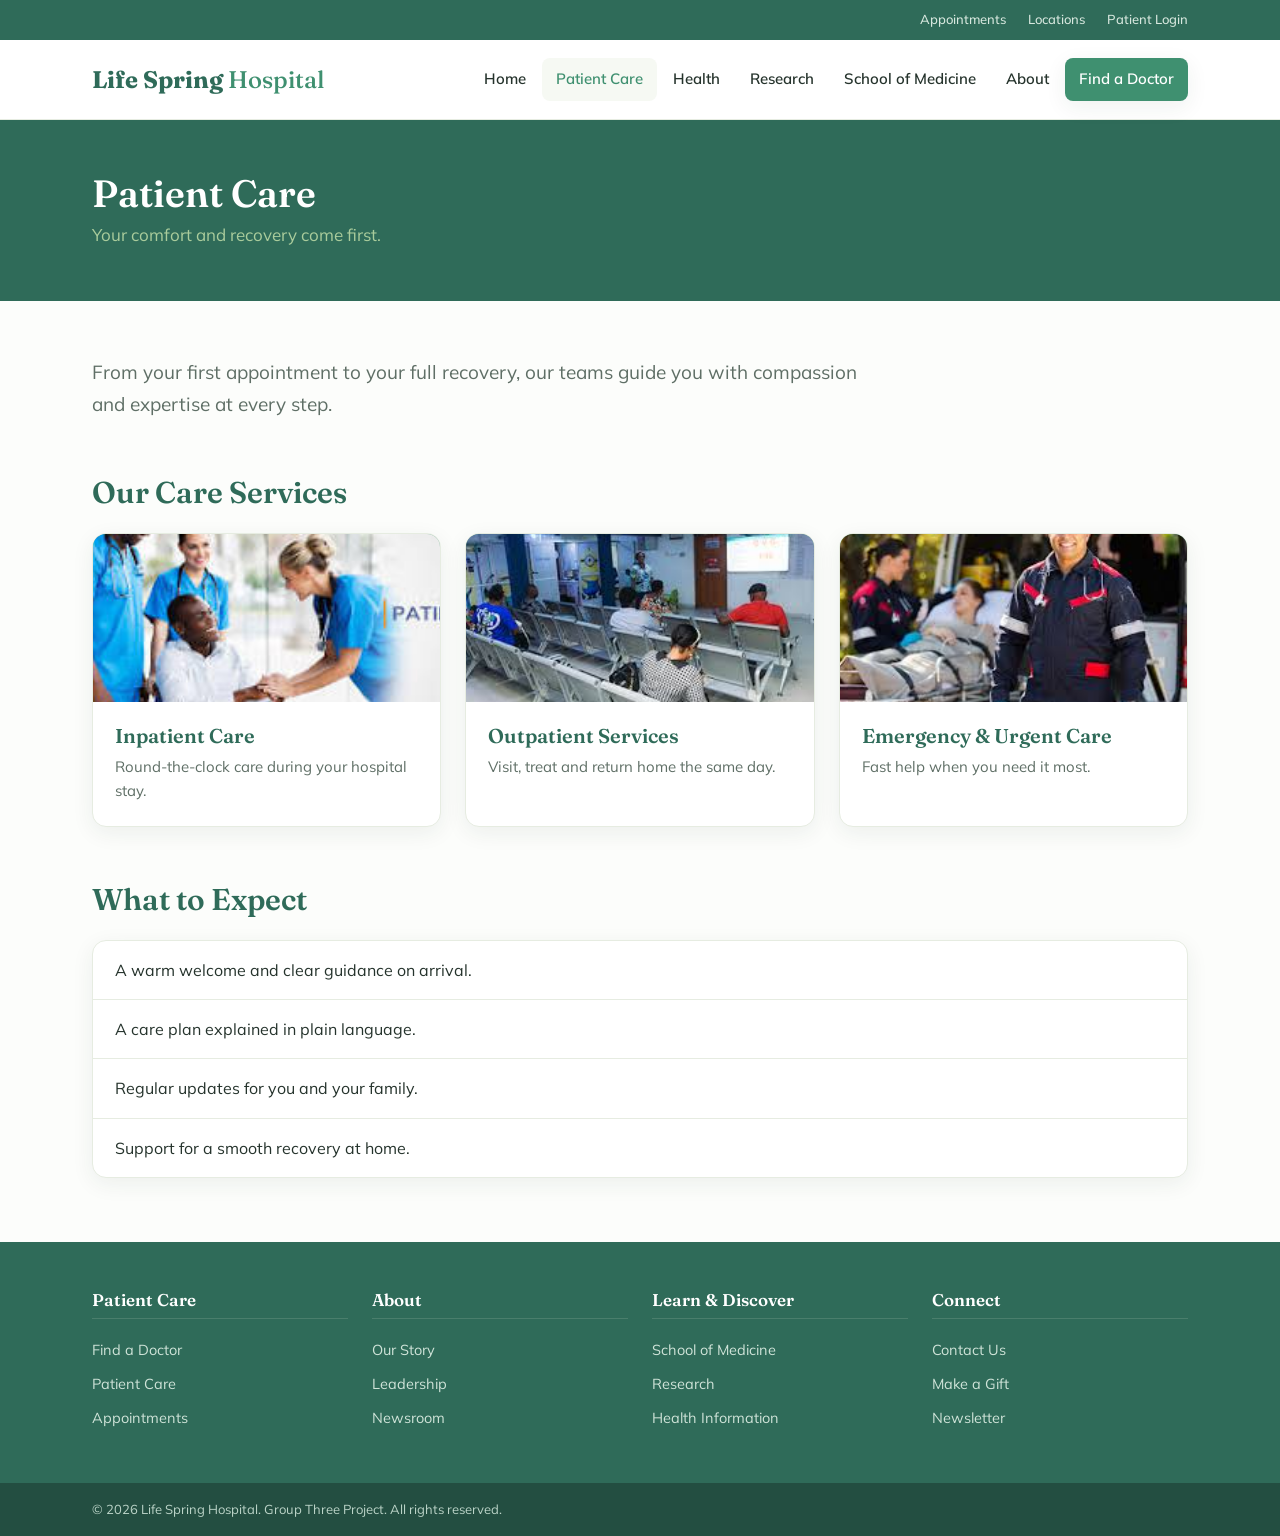
<file: patient-care.html>
<!DOCTYPE html>
<html lang="en">
<head>
  <meta charset="UTF-8">
  <meta name="viewport" content="width=device-width, initial-scale=1.0">
  <title>Patient Care | Life Spring Hospital</title>
  <link rel="stylesheet" href="style.css">
</head>
<body>

  <!-- ===== UNIFORM HEADER (keep identical on EVERY page) ===== -->
  <!-- Only the "active" class moves to the current page's link.
       Do not change anything else here, or the pages stop matching. -->
  <div class="utility-bar">
    <div class="wrap utility-inner">
      <a href="find-a-doctor.html">Appointments</a>
      <a href="#">Locations</a>
      <a href="#">Patient Login</a>
    </div>
  </div>
  <header class="site-header">
    <div class="wrap header-inner">
      <a class="logo" href="index.html">Life Spring <span>Hospital</span></a>
      <nav class="main-nav">
        <a href="index.html">Home</a>
        <a href="patient-care.html" class="active">Patient Care</a>
        <a href="health.html">Health</a>
        <a href="research.html">Research</a>
        <a href="school-of-medicine.html">School of Medicine</a>
        <a href="about.html">About</a>
        <a href="find-a-doctor.html" class="cta">Find a Doctor</a>
      </nav>
    </div>
  </header>

  <!-- PAGE BANNER: inner-page title strip -->
  <section class="page-banner">
    <div class="wrap"><h1>Patient Care</h1><p>Your comfort and recovery come first.</p></div>
  </section>

  <!-- INTRO -->
  <section class="wrap section">
    <p class="lead">From your first appointment to your full recovery, our teams
       guide you with compassion and expertise at every step.</p>
  </section>

  <!-- SERVICE CARDS (3-column grid) -->
  <section class="wrap section">
    <h2>Our Care Services</h2>
    <div class="cards">
      <article class="card"><div class="card-img"><img src="Inpatient.jpg" alt="Inpatient Care"></div><div class="card-body"><h3>Inpatient Care</h3><p>Round-the-clock care during your hospital stay.</p></div></article>
      <article class="card"><div class="card-img"><img src="outpatient%20(2).jpg" alt="Outpatient Services"></div><div class="card-body"><h3>Outpatient Services</h3><p>Visit, treat and return home the same day.</p></div></article>
      <article class="card"><div class="card-img"><img src="emergency.jpg" alt="Emergency and Urgent Care"></div><div class="card-body"><h3>Emergency &amp; Urgent Care</h3><p>Fast help when you need it most.</p></div></article>
    </div>
  </section>

  <!-- WHAT TO EXPECT (bordered list) -->
  <section class="wrap section">
    <h2>What to Expect</h2>
    <ul class="list-block">
      <li>A warm welcome and clear guidance on arrival.</li>
      <li>A care plan explained in plain language.</li>
      <li>Regular updates for you and your family.</li>
      <li>Support for a smooth recovery at home.</li>
    </ul>
  </section>

  <!-- ===== UNIFORM FOOTER (keep identical on EVERY page) ===== -->
  <footer class="site-footer">
    <div class="wrap footer-cols">
      <div class="col">
        <h4>Patient Care</h4>
        <a href="find-a-doctor.html">Find a Doctor</a>
        <a href="patient-care.html">Patient Care</a>
        <a href="find-a-doctor.html">Appointments</a>
      </div>
      <div class="col">
        <h4>About</h4>
        <a href="about.html">Our Story</a>
        <a href="about.html">Leadership</a>
        <a href="#">Newsroom</a>
      </div>
      <div class="col">
        <h4>Learn &amp; Discover</h4>
        <a href="school-of-medicine.html">School of Medicine</a>
        <a href="research.html">Research</a>
        <a href="health.html">Health Information</a>
      </div>
      <div class="col">
        <h4>Connect</h4>
        <a href="#">Contact Us</a>
        <a href="#">Make a Gift</a>
        <a href="#">Newsletter</a>
      </div>
    </div>
    <div class="footer-bottom">
      <div class="wrap">
        <p>&copy; 2026 Life Spring Hospital. Group Three Project. All rights reserved.</p>
      </div>
    </div>
  </footer>

</body>
</html>
</file>
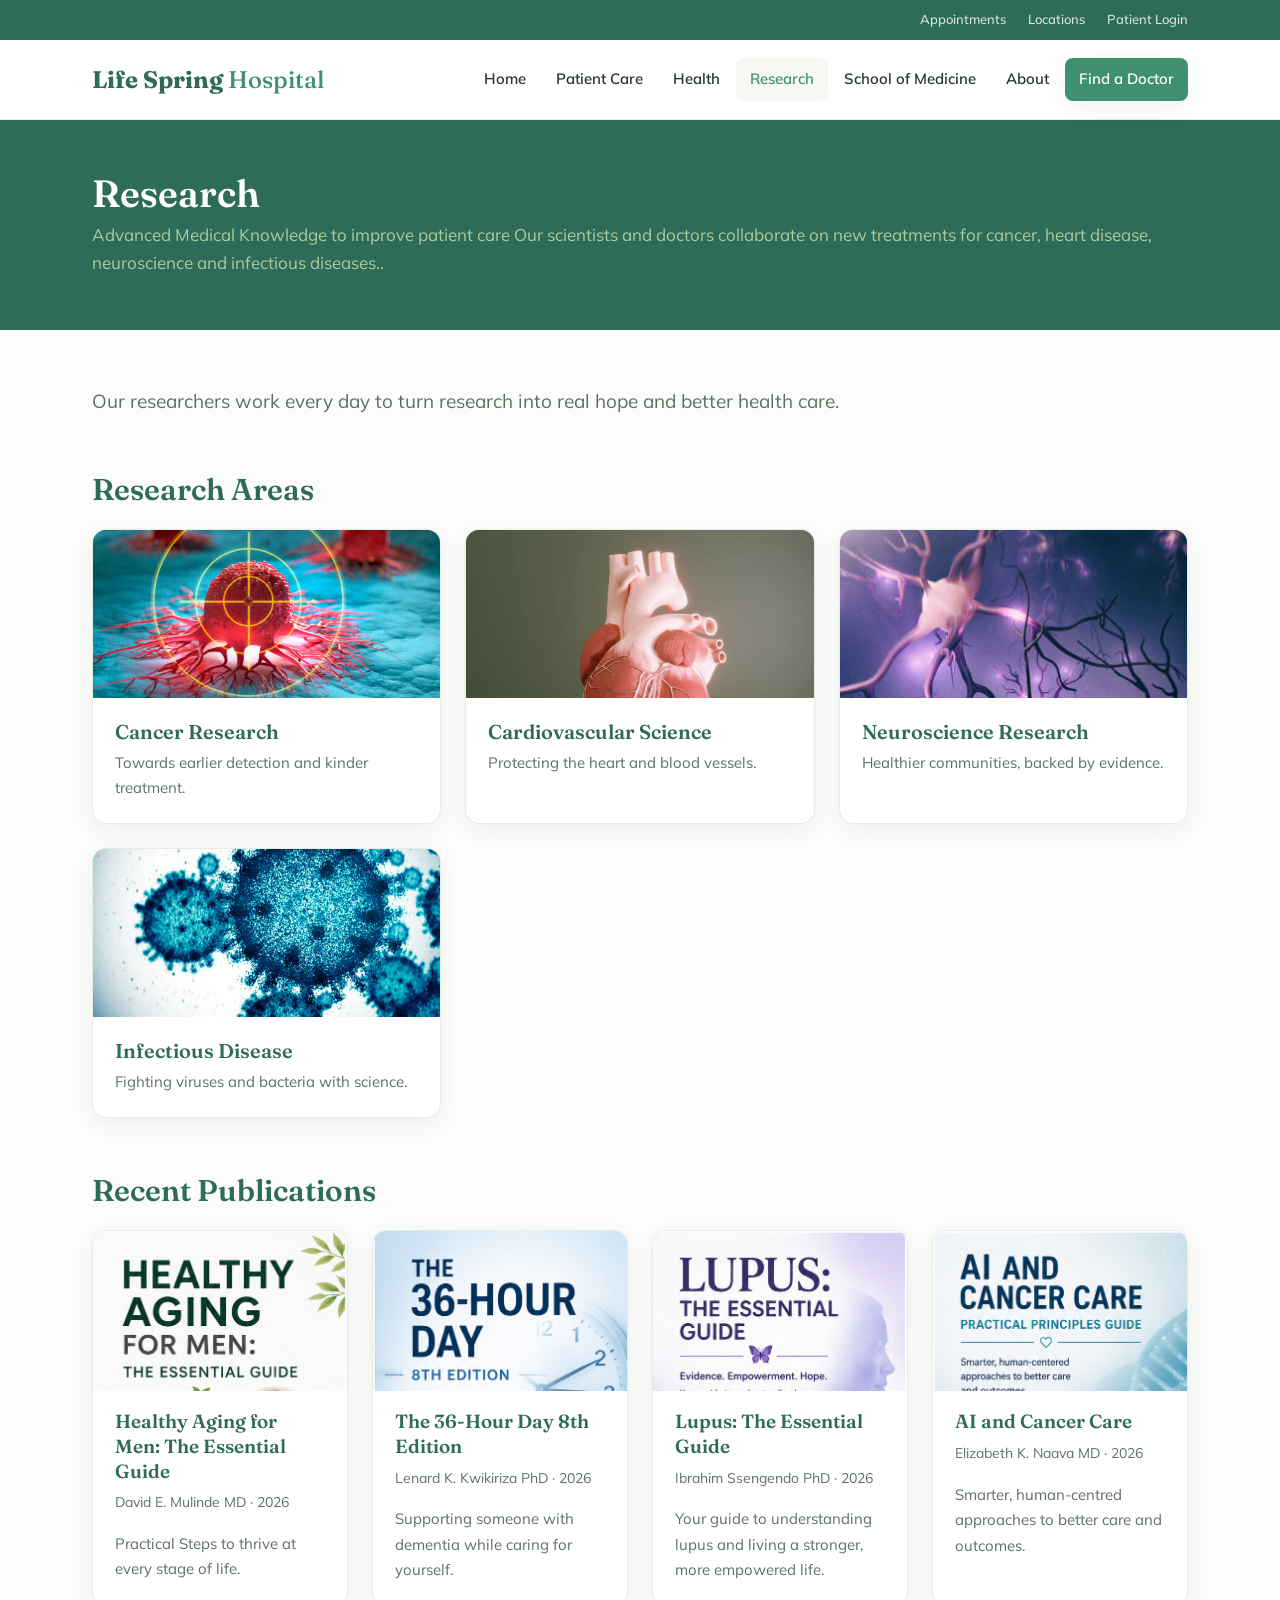
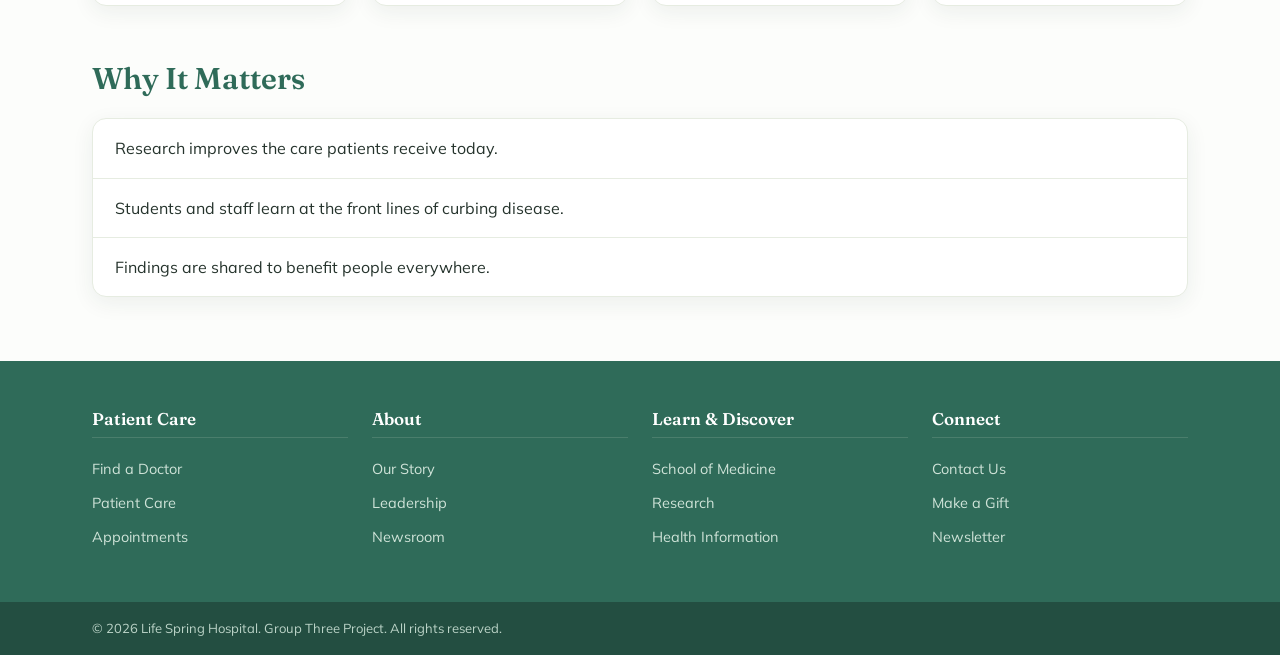
<file: research.html>
<!doctype html>
<html lang="en">
  <head>
    <meta charset="UTF-8" />
    <meta name="viewport" content="width=device-width, initial-scale=1.0" />
    <title>Research | Life Spring Hospital</title>
    <link rel="stylesheet" href="style.css" />
  </head>
  <body>
    <!-- ===== UNIFORM HEADER (keep identical on EVERY page) ===== -->
    <!-- Only the "active" class moves to the current page's link.
       Do not change anything else here, or the pages stop matching. -->
    <div class="utility-bar">
      <div class="wrap utility-inner">
        <a href="find-a-doctor.html">Appointments</a>
        <a href="#">Locations</a>
        <a href="#">Patient Login</a>
      </div>
    </div>
    <header class="site-header">
      <div class="wrap header-inner">
        <a class="logo" href="index.html">Life Spring <span>Hospital</span></a>
        <nav class="main-nav">
          <a href="index.html">Home</a>
          <a href="patient-care.html">Patient Care</a>
          <a href="health.html">Health</a>
          <a href="research.html" class="active">Research</a>
          <a href="school-of-medicine.html">School of Medicine</a>
          <a href="about.html">About</a>
          <a href="find-a-doctor.html" class="cta">Find a Doctor</a>
        </nav>
      </div>
    </header>

    <section class="page-banner">
      <div class="wrap">
        <h1>Research</h1>
        <p>
          Advanced Medical Knowledge to improve patient care Our scientists and
          doctors collaborate on new treatments for cancer, heart disease,
          neuroscience and infectious diseases..
        </p>
      </div>
    </section>

    <section class="wrap section">
      <p class="lead">
        Our researchers work every day to turn research into real hope and
        better health care.
      </p>
    </section>

    <!-- RESEARCH AREAS (cards) -->
    <section class="wrap section">
      <h2>Research Areas</h2>
      <div class="cards">
        <article class="card">
          <div class="card-img">
            <img src="Cancer.jpg" alt="Cancer research team" />
          </div>
          <div class="card-body">
            <h3>Cancer Research</h3>
            <p>Towards earlier detection and kinder treatment.</p>
          </div>
        </article>
        <article class="card">
          <div class="card-img">
            <img src="Cardiovascular.jpg" alt="Cardiovascular research" />
          </div>
          <div class="card-body">
            <h3>Cardiovascular Science</h3>
            <p>Protecting the heart and blood vessels.</p>
          </div>
        </article>
        <article class="card">
          <div class="card-img">
            <img src="Neuroscience.jpg" alt="Neuroscience research" />
          </div>
          <div class="card-body">
            <h3>Neuroscience Research</h3>
            <p>Healthier communities, backed by evidence.</p>
          </div>
        </article>
        <article class="card">
          <div class="card-img">
            <img
              src="infectious disease.jpg"
              alt="Infectious disease research"
            />
          </div>
          <div class="card-body">
            <h3>Infectious Disease</h3>
            <p>Fighting viruses and bacteria with science.</p>
          </div>
        </article>
      </div>
    </section>

    <!-- PUBLICATIONS -->
    <section class="wrap section publications">
      <h2>Recent Publications</h2>
      <div class="publication-grid">
        <article class="publication-card">
          <div class="publication-img">
            <img
              src="healthy_aging_for_men.png"
              alt="Publication cover for healthy aging research"
            />
          </div>
          <h3>Healthy Aging for Men: The Essential Guide</h3>
          <p class="meta">David E. Mulinde MD · 2026</p>
          <p>
            Practical Steps to thrive at every stage of life.
          </p>
        </article>
        <article class="publication-card">
          <div class="publication-img">
            <img
              src="36_hour_day_8th_edition.png"
              alt="Publication cover for time management research"
            />
          </div>
          <h3>The 36-Hour Day 8th Edition</h3>
          <p class="meta">Lenard K. Kwikiriza PhD · 2026</p>
          <p>
            Supporting someone with dementia while caring for yourself.
          </p>
        </article>
        <article class="publication-card">
          <div class="publication-img">
            <img
              src="lupus_essential_guide.png"
              alt="Publication cover for lupus research"
            />
          </div>
          <h3>Lupus: The Essential Guide</h3>
          <p class="meta">Ibrahim Ssengendo PhD · 2026</p>
          <p>
            Your guide to understanding lupus and living a stronger, more empowered life.
          </p>
        </article>
        <article class="publication-card">
          <div class="publication-img">
            <img
              src="ai_and_cancer_care.png"
              alt="Publication cover for AI and cancer care"
            />
          </div>
          <h3>AI and Cancer Care</h3>
          <p class="meta">Elizabeth K. Naava MD · 2026</p>
          <p>
            Smarter, human-centred approaches to better care and outcomes.
          </p>
        </article>
      </div>
    </section>

    <!-- HIGHLIGHTS (list) -->
    <section class="wrap section">
      <h2>Why It Matters</h2>
      <ul class="list-block">
        <li>Research improves the care patients receive today.</li>
        <li>Students and staff learn at the front lines of curbing disease.</li>
        <li>Findings are shared to benefit people everywhere.</li>
      </ul>
    </section>

    <!-- ===== UNIFORM FOOTER (keep identical on EVERY page) ===== -->
    <footer class="site-footer">
      <div class="wrap footer-cols">
        <div class="col">
          <h4>Patient Care</h4>
          <a href="find-a-doctor.html">Find a Doctor</a>
          <a href="patient-care.html">Patient Care</a>
          <a href="find-a-doctor.html">Appointments</a>
        </div>
        <div class="col">
          <h4>About</h4>
          <a href="about.html">Our Story</a>
          <a href="about.html">Leadership</a>
          <a href="#">Newsroom</a>
        </div>
        <div class="col">
          <h4>Learn &amp; Discover</h4>
          <a href="school-of-medicine.html">School of Medicine</a>
          <a href="research.html">Research</a>
          <a href="health.html">Health Information</a>
        </div>
        <div class="col">
          <h4>Connect</h4>
          <a href="#">Contact Us</a>
          <a href="#">Make a Gift</a>
          <a href="#">Newsletter</a>
        </div>
      </div>
      <div class="footer-bottom">
        <div class="wrap">
          <p>
            &copy; 2026 Life Spring Hospital. Group Three Project. All rights
            reserved.
          </p>
        </div>
      </div>
    </footer>
  </body>
</html>
</file>
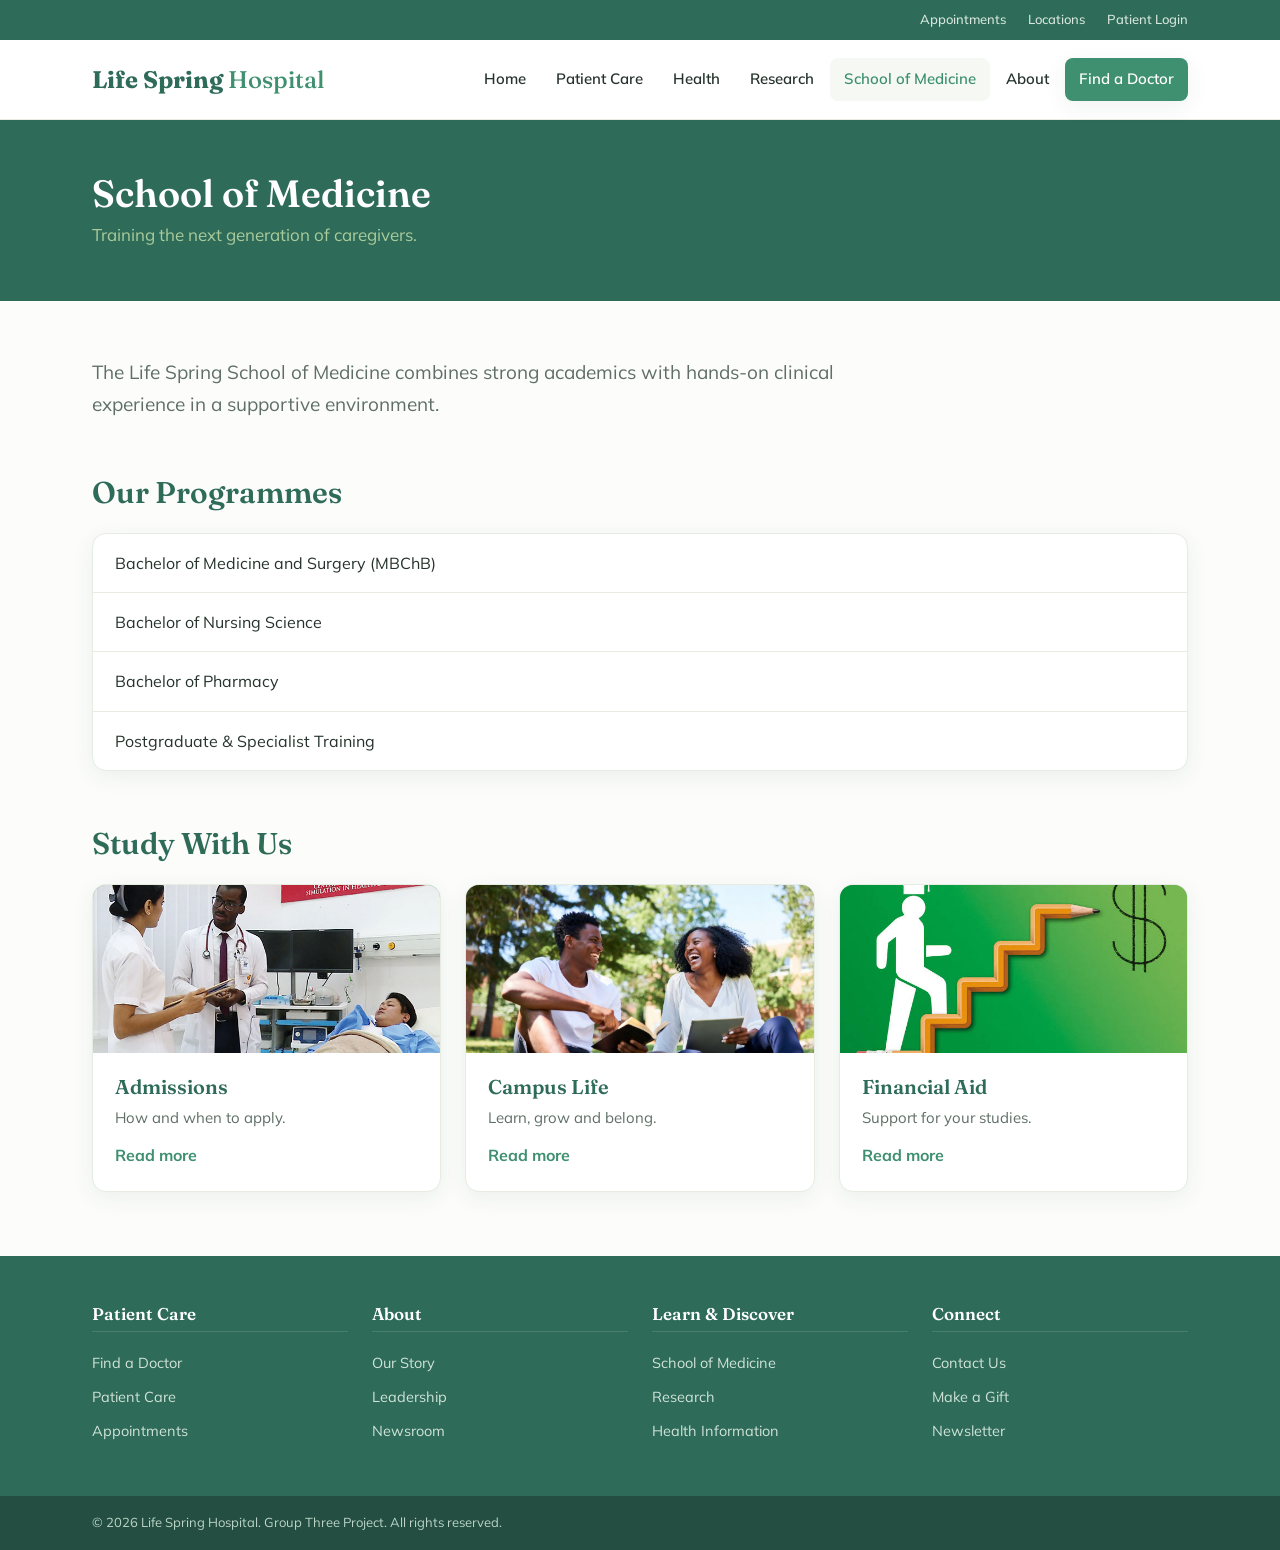
<file: school-of-medicine.html>
<!DOCTYPE html>
<html lang="en">
<head>
  <meta charset="UTF-8">
  <meta name="viewport" content="width=device-width, initial-scale=1.0">
  <title>School of Medicine | Life Spring Hospital</title>
  <link rel="stylesheet" href="style.css">
</head>
<body>

  <!-- ===== UNIFORM HEADER (keep identical on EVERY page) ===== -->
  <!-- Only the "active" class moves to the current page's link.
       Do not change anything else here, or the pages stop matching. -->
  <div class="utility-bar">
    <div class="wrap utility-inner">
      <a href="find-a-doctor.html">Appointments</a>
      <a href="#">Locations</a>
      <a href="#">Patient Login</a>
    </div>
  </div>
  <header class="site-header">
    <div class="wrap header-inner">
      <a class="logo" href="index.html">Life Spring <span>Hospital</span></a>
      <nav class="main-nav">
        <a href="index.html">Home</a>
        <a href="patient-care.html">Patient Care</a>
        <a href="health.html">Health</a>
        <a href="research.html">Research</a>
        <a href="school-of-medicine.html" class="active">School of Medicine</a>
        <a href="about.html">About</a>
        <a href="find-a-doctor.html" class="cta">Find a Doctor</a>
      </nav>
    </div>
  </header>

  <section class="page-banner">
    <div class="wrap"><h1>School of Medicine</h1><p>Training the next generation of caregivers.</p></div>
  </section>

  <section class="wrap section">
    <p class="lead">The Life Spring School of Medicine combines strong academics
       with hands-on clinical experience in a supportive environment.</p>
  </section>

  <!-- PROGRAMMES (list) -->
  <section class="wrap section">
    <h2>Our Programmes</h2>
    <ul class="list-block">
      <li>Bachelor of Medicine and Surgery (MBChB)</li>
      <li>Bachelor of Nursing Science</li>
      <li>Bachelor of Pharmacy</li>
      <li>Postgraduate &amp; Specialist Training</li>
    </ul>
  </section>

  <!-- ADMISSIONS (cards) -->
  <section class="wrap section">
    <h2>Study With Us</h2>
    <div class="cards">
      <article class="card"><div class="card-img"><img src="admission.jpg" alt="Admissions"></div><div class="card-body"><h3>Admissions</h3><p>How and when to apply.</p><a href="#">Read more</a></div></article>
      <article class="card"><div class="card-img"><img src="campus%20life.jpg" alt="Campus Life"></div><div class="card-body"><h3>Campus Life</h3><p>Learn, grow and belong.</p><a href="#">Read more</a></div></article>
      <article class="card"><div class="card-img"><img src="financial%20aid.jpg" alt="Financial Aid"></div><div class="card-body"><h3>Financial Aid</h3><p>Support for your studies.</p><a href="#">Read more</a></div></article>
    </div>
  </section>

  <!-- ===== UNIFORM FOOTER (keep identical on EVERY page) ===== -->
  <footer class="site-footer">
    <div class="wrap footer-cols">
      <div class="col">
        <h4>Patient Care</h4>
        <a href="find-a-doctor.html">Find a Doctor</a>
        <a href="patient-care.html">Patient Care</a>
        <a href="find-a-doctor.html">Appointments</a>
      </div>
      <div class="col">
        <h4>About</h4>
        <a href="about.html">Our Story</a>
        <a href="about.html">Leadership</a>
        <a href="#">Newsroom</a>
      </div>
      <div class="col">
        <h4>Learn &amp; Discover</h4>
        <a href="school-of-medicine.html">School of Medicine</a>
        <a href="research.html">Research</a>
        <a href="health.html">Health Information</a>
      </div>
      <div class="col">
        <h4>Connect</h4>
        <a href="#">Contact Us</a>
        <a href="#">Make a Gift</a>
        <a href="#">Newsletter</a>
      </div>
    </div>
    <div class="footer-bottom">
      <div class="wrap">
        <p>&copy; 2026 Life Spring Hospital. Group Three Project. All rights reserved.</p>
      </div>
    </div>
  </footer>

</body>
</html>
</file>
<file: style.css>
/* =============================================================
   LIFE SPRING HOSPITAL — SHARED STYLESHEET
   One file styles all 7 pages. Edit here to restyle the whole site.
   ============================================================= */

/* Fonts loaded here, so every page gets them without changing its HTML.
   Fraunces = warm serif for headings | Mulish = clean sans for body. */
@import url('https://fonts.googleapis.com/css2?family=Fraunces:opsz,wght@9..144,500;9..144,600;9..144,700&family=Mulish:wght@400;500;600;700&display=swap');

/* -------------------------------------------------------------
   COLOUR THEME: SAGE & EUCALYPTUS (brightened)
   ------------------------------------------------------------- */
:root {
  --forest:  #2f6b59;   /* deep fresh green: header, banners, footer */
  --green:   #3f9070;   /* mid green: buttons, links, accents */
  --spring:  #6fc29a;   /* bright highlight green: hovers */
  --sage:    #aacc9c;   /* soft sage: subtitles, accents */
  --cream:   #f6f9f3;   /* light fresh background */
  --surface: #ffffff;
  --ink:     #25332c;   /* main text */
  --muted:   #5f6f66;   /* secondary text */
  --line:    #e6ece1;   /* soft borders */
  --shadow:  0 6px 22px rgba(34, 60, 48, 0.07);
  --radius:  14px;
}

/* BASE */
* { margin: 0; padding: 0; box-sizing: border-box; }
body {
  font-family: 'Mulish', Arial, sans-serif;
  color: var(--ink);
  background: #fcfdfb;
  line-height: 1.65;
  font-size: 16px;
}
h1, h2, h3, h4 { font-family: 'Fraunces', Georgia, serif; line-height: 1.15; font-weight: 600; }
.wrap { max-width: 1140px; margin: 0 auto; padding: 0 22px; }
a { color: var(--green); }
img { max-width: 100%; display: block; }
html { scroll-padding-top: 120px; }

/* =============================================================
   UTILITY BAR  (uniform header — top strip)
   ============================================================= */
.utility-bar {
  background-color: var(--forest);
  position: sticky;   /* stays pinned to the top */
  top: 0;
  z-index: 60;
}
.utility-inner {
  display: flex;
  justify-content: flex-end;
  align-items: center;
  gap: 22px;
  height: 40px;
  padding: 0 22px;
}
.utility-bar a { color: #d8e8df; font-size: 13px; text-decoration: none; font-weight: 500; }
.utility-bar a:hover { color: #fff; }

/* =============================================================
   HEADER + MAIN MENU  (uniform on every page)
   ============================================================= */
.site-header {
  background: var(--surface);
  border-bottom: 1px solid var(--line);
  position: sticky;   /* stays pinned while scrolling */
  top: 40px;          /* directly under the 40px utility bar */
  z-index: 50;
}
.header-inner {
  display: flex; align-items: center; justify-content: space-between;
  padding: 18px 22px; flex-wrap: wrap; gap: 12px;
}
.logo { font-family: 'Fraunces', serif; font-size: 24px; font-weight: 700; color: var(--forest); text-decoration: none; }
.logo span { font-weight: 500; color: var(--green); }
.main-nav { display: flex; flex-wrap: wrap; align-items: center; gap: 2px; }
.main-nav a {
  color: var(--ink); text-decoration: none; font-weight: 600; font-size: 15px;
  padding: 9px 14px; border-radius: 8px; transition: background 0.18s ease, color 0.18s ease;
}
.main-nav a:hover { color: var(--green); background: var(--cream); }
.main-nav a.active { color: var(--green); background: var(--cream); }
.main-nav a.cta {
  background-color: var(--green); color: #fff; box-shadow: var(--shadow);
}
.main-nav a.cta:hover { background-color: var(--forest); color: #fff; }

/* =============================================================
   PAGE BANNER  (inner pages: a green title strip)
   ============================================================= */
.page-banner { background-color: var(--forest); color: #fff; padding: 52px 0; }
.page-banner h1 { font-size: 38px; margin-bottom: 6px; }
.page-banner p { color: var(--sage); font-size: 17px; }

/* =============================================================
   HOME HERO  (big two-column feature)
   ============================================================= */
.hero { background-color: var(--forest); color: #fff; padding: 64px 0; }
.hero-inner { display: flex; align-items: center; gap: 48px; }
.hero-text { flex: 1; }
.eyebrow { text-transform: uppercase; letter-spacing: 2px; font-size: 12px; font-weight: 700; color: var(--sage); }
.hero-text h1 { font-size: 44px; margin: 12px 0 14px; }
.hero-text p { font-size: 18px; color: #e4efe8; max-width: 480px; }
.btn {
  display: inline-block; margin-top: 22px; background-color: #fff; color: var(--forest);
  padding: 13px 26px; text-decoration: none; font-weight: 700; border-radius: 10px;
  transition: transform 0.18s ease, box-shadow 0.18s ease;
}
.btn:hover { transform: translateY(-2px); box-shadow: 0 10px 24px rgba(0,0,0,0.18); }
.hero-image {
  flex: 1; height: 280px; background-color: #6fae8f; border-radius: var(--radius);
  display: flex; align-items: center; justify-content: center; color: #eaf3ee; font-weight: 600;
}

/* =============================================================
   SHARED CONTENT BITS
   ============================================================= */
.section { margin: 56px auto; }
.section h2 { color: var(--forest); font-size: 30px; margin-bottom: 22px; }
.lead { font-size: 19px; color: var(--muted); max-width: 780px; margin-bottom: 12px; }

/* Quick action tiles (modern white cards, 4 columns) */
.actions { display: grid; grid-template-columns: repeat(4, 1fr); gap: 20px; margin: 56px auto; }
.action {
  display: block; background: var(--surface); padding: 24px; text-decoration: none;
  color: var(--ink); border: 1px solid var(--line); border-radius: var(--radius);
  box-shadow: var(--shadow); transition: transform 0.18s ease, box-shadow 0.18s ease;
}
.action:hover { transform: translateY(-4px); box-shadow: 0 12px 28px rgba(34,60,48,0.12); }
.action h3 { color: var(--forest); font-size: 19px; margin-bottom: 6px; }
.action p { color: var(--muted); font-size: 14.5px; }

/* Vision & mission (two soft cards) */
.vm { background-color: var(--cream); padding: 56px 0; }
.vm-inner { display: flex; gap: 28px; }
.vm-box {
  flex: 1; background: var(--surface); border-radius: var(--radius);
  border-top: 4px solid var(--spring); padding: 30px; box-shadow: var(--shadow);
}
.vm-box h2 { color: var(--forest); font-size: 26px; margin-bottom: 10px; }
.vm-box p { color: var(--muted); }

/* Card grid (3 columns, modern rounded cards) */
.cards { display: grid; grid-template-columns: repeat(3, 1fr); gap: 24px; }
.card {
  background: var(--surface); border: 1px solid var(--line); border-radius: var(--radius);
  overflow: hidden; box-shadow: var(--shadow); transition: transform 0.18s ease, box-shadow 0.18s ease;
}
.card:hover { transform: translateY(-4px); box-shadow: 0 12px 28px rgba(34,60,48,0.12); }
.card-img {
  height: 168px; background-color: #6fae8f;
  display: flex; align-items: center; justify-content: center; color: #eaf3ee; font-weight: 600;
  overflow: hidden;
}
.card-img img {
  width: 100%;
  height: 100%;
  object-fit: cover;
  display: block;
}
.card-body { padding: 22px; }
.card-body h3 { color: var(--forest); font-size: 20px; margin-bottom: 8px; }
.card-body p { color: var(--muted); font-size: 15px; }
.card-body a { display: inline-block; margin-top: 12px; font-weight: 700; text-decoration: none; }
.card-body a:hover { color: var(--spring); }

/* Bordered list (services, programmes) */
.list-block { list-style: none; background: var(--surface); border: 1px solid var(--line); border-radius: var(--radius); box-shadow: var(--shadow); overflow: hidden; }
.list-block li { padding: 16px 22px; border-bottom: 1px solid var(--line); }
.list-block li:last-child { border-bottom: none; }
.list-block li:hover { background: var(--cream); }

/* Publications section */
.publications .publication-grid {
  display: grid;
  grid-template-columns: repeat(4, 1fr);
  gap: 24px;
}
.publication-card {
  background: var(--surface);
  border: 1px solid var(--line);
  border-radius: var(--radius);
  overflow: hidden;
  padding: 0;
  box-shadow: var(--shadow);
  transition: transform 0.2s ease, box-shadow 0.2s ease;
}
.publication-card:hover {
  transform: translateY(-4px);
  box-shadow: 0 16px 32px rgba(34, 60, 48, 0.12);
}
.publication-img {
  height: 160px;
  overflow: hidden;
  background: #f5f8f4;
}
.publication-img img {
  width: 100%;
  height: 100%;
  object-fit: cover;
  object-position: top center;
  display: block;
}
.publication-card h3 {
  color: var(--forest);
  font-size: 19px;
  margin: 18px 22px 8px;
  line-height: 1.3;
}
.publication-card .meta {
  color: var(--muted);
  font-size: 14px;
  margin: 0 22px 16px;
}
.publication-card p {
  color: var(--muted);
  font-size: 15px;
  line-height: 1.7;
  margin: 0 22px 22px;
}
.publication-card p:last-child {
  margin-bottom: 22px;
}

/* News list */
.news ul { list-style: none; }
.news li { padding: 14px 0; border-bottom: 1px solid var(--line); }
.news a { text-decoration: none; font-weight: 600; }
.news a:hover { color: var(--spring); }

/* =============================================================
   FIND A DOCTOR  (search + doctor cards)
   ============================================================= */
.doctor-search {
  background: var(--cream); padding: 22px; margin: 34px auto; border-radius: var(--radius);
  display: flex; gap: 14px; flex-wrap: wrap; border: 1px solid var(--line);
}
.doctor-search input, .doctor-search select {
  padding: 12px; border: 1px solid #d4ddcf; border-radius: 8px; flex: 1; min-width: 180px;
  font-family: inherit; font-size: 15px;
}
.doctor-search button {
  padding: 12px 26px; background: var(--green); color: #fff; border: none; border-radius: 8px;
  cursor: pointer; font-weight: 700; font-size: 15px;
}
.doctor-search button:hover { background: var(--forest); }
.doctors { display: grid; grid-template-columns: repeat(3, 1fr); gap: 24px; }
.doctor {
  background: var(--surface); border: 1px solid var(--line); border-radius: var(--radius);
  padding: 26px; text-align: center; box-shadow: var(--shadow);
  transition: transform 0.18s ease, box-shadow 0.18s ease;
}
.doctor:hover { transform: translateY(-4px); box-shadow: 0 12px 28px rgba(34,60,48,0.12); }
.doctor .photo {
  width: 96px; height: 96px; border-radius: 50%; margin: 0 auto 14px; background: #6fae8f;
  display: flex; align-items: center; justify-content: center; color: #eaf3ee; font-weight: 600;
}
.doctor h3 { color: var(--forest); font-size: 19px; margin-bottom: 4px; }
.doctor p { font-size: 14px; color: var(--muted); }
.doctor .photo {
  width: 140px; height: 140px; border-radius: 50%; margin: 0 auto 18px; background: #6fae8f;
  display: flex; align-items: center; justify-content: center; color: #eaf3ee; font-weight: 600;
  overflow: hidden; box-shadow: 0 4px 12px rgba(34, 60, 48, 0.15); border: 3px solid var(--spring);
}
.doctor .photo img {
  width: 100%; height: 100%; object-fit: cover; object-position: center;
}
.doctor h3 { color: var(--forest); font-size: 19px; margin-bottom: 4px; }
.doctor p { font-size: 14px; color: var(--muted); }
.doctor .experience {
  margin-top: 4px;
  font-weight: 700;
  color: var(--green);
}
.doctor .affiliation {
  margin-top: 6px;
  font-size: 13px;
  color: var(--forest);
  font-weight: 600;
}
.doctor .schedule {
  margin-top: 6px;
  font-size: 13px;
  color: var(--muted);
  font-weight: 600;
}
.doctor .education {
  margin-top: 8px;
  font-size: 13px;
  color: var(--ink);
  line-height: 1.5;
}
.doctor .doctorate {
  margin-top: 8px;
  font-size: 13px;
  color: var(--forest);
  font-weight: 700;
  line-height: 1.5;
}
.doctor .fellowship {
  margin-top: 4px;
  font-size: 13px;
  color: var(--green);
  font-weight: 700;
}

.page-intro {
  text-align: center;
  margin-bottom: 28px;
}
.page-intro h2 {
  color: var(--forest);
  font-size: 30px;
  margin-bottom: 8px;
}
.page-intro p {
  color: var(--muted);
  max-width: 760px;
  margin: 0 auto;
  font-size: 17px;
}

.appointment-payment-section {
  display: grid;
  grid-template-columns: 1.1fr 1fr;
  gap: 24px;
  margin-top: 8px;
}

.service-card {
  background: linear-gradient(135deg, var(--surface), var(--cream));
  border: 1px solid var(--line);
  border-radius: var(--radius);
  padding: 28px;
  box-shadow: var(--shadow);
}
.service-card-header h3 {
  color: var(--forest);
  font-size: 24px;
  margin-bottom: 8px;
}
.service-card-header p {
  color: var(--muted);
  margin-bottom: 18px;
}
.appointment-option {
  display: flex;
  flex-direction: column;
  gap: 4px;
  padding: 12px 0;
  border-bottom: 1px solid var(--line);
}
.appointment-option:last-of-type { border-bottom: none; }
.appointment-option strong {
  color: var(--forest);
}
.appointment-option span {
  color: var(--muted);
  font-size: 14px;
}
.payment-options {
  list-style: none;
  display: grid;
  grid-template-columns: repeat(2, minmax(0, 1fr));
  gap: 10px;
  margin-bottom: 18px;
}
.payment-options li {
  background: var(--surface);
  border: 1px solid var(--line);
  border-radius: 999px;
  padding: 10px 14px;
  text-align: center;
  font-weight: 600;
  color: var(--forest);
}
.service-btn {
  display: inline-block;
  background: var(--green);
  color: #fff;
  text-decoration: none;
  padding: 12px 18px;
  border-radius: 10px;
  font-weight: 700;
  transition: background 0.18s ease;
}
.service-btn:hover { background: var(--forest); }

.benefits-section {
  display: grid;
  grid-template-columns: 1fr 1fr;
  gap: 24px;
  margin-top: 8px;
}
.benefits-card {
  background: var(--surface);
  border: 1px solid var(--line);
  border-radius: var(--radius);
  padding: 24px;
  box-shadow: var(--shadow);
}
.benefits-card h3 {
  color: var(--forest);
  font-size: 22px;
  margin-bottom: 12px;
}
.benefits-card ul {
  list-style: none;
  padding: 0;
  margin: 0;
}
.benefits-card li {
  padding: 8px 0;
  color: var(--muted);
  border-bottom: 1px solid var(--line);
}
.benefits-card li:last-child { border-bottom: none; }
.support-card p {
  margin-bottom: 8px;
  color: var(--muted);
}

.visually-hidden {
  position: absolute;
  width: 1px;
  height: 1px;
  padding: 0;
  margin: -1px;
  overflow: hidden;
  clip: rect(0, 0, 0, 0);
  white-space: nowrap;
  border: 0;
}

.search-panel {
  background: var(--cream);
  border: 1px solid var(--line);
  border-radius: var(--radius);
  padding: 24px;
  margin: 36px auto;
  box-shadow: var(--shadow);
  /* Use normal flow so the search panel doesn't overlay page content when scrolling */
  position: relative;
  top: auto;
  z-index: 0;
}

.doctor-search-top {
  display: grid;
  grid-template-columns: minmax(220px, 2.2fr) repeat(3, minmax(160px, 1fr)) auto;
  gap: 14px;
  align-items: center;
}

.search-field {
  display: flex;
  flex-direction: column;
}

.search-field input,
.search-field select {
  width: 100%;
  padding: 14px 16px;
  border: 1px solid #d4ddcf;
  border-radius: 10px;
  font-family: inherit;
  font-size: 15px;
}

.doctor-search button {
  padding: 14px 22px;
  background: var(--green);
  color: #fff;
  border: none;
  border-radius: 10px;
  cursor: pointer;
  font-weight: 700;
  font-size: 15px;
}
.doctor-search button:hover,
.doctor-search button:focus-visible {
  background: var(--forest);
}

.results-line {
  display: flex;
  justify-content: space-between;
  align-items: center;
  margin-top: 18px;
  gap: 18px;
}

.results-line p {
  color: var(--forest);
  font-weight: 700;
}

.filter-tags {
  display: flex;
  flex-wrap: wrap;
  gap: 12px;
}

.filter-tags a {
  text-decoration: none;
  color: var(--green);
  font-weight: 600;
  padding: 8px 14px;
  border: 1px solid var(--line);
  border-radius: 999px;
  background: var(--surface);
}

.specialties-section {
  margin-top: 16px;
}

.specialty-grid {
  display: grid;
  grid-template-columns: repeat(3, minmax(0, 1fr));
  gap: 14px;
  margin-top: 24px;
}

.specialty-chip {
  display: inline-flex;
  align-items: center;
  justify-content: center;
  padding: 14px 18px;
  background: var(--surface);
  border: 1px solid var(--line);
  border-radius: 999px;
  color: var(--forest);
  text-decoration: none;
  font-weight: 700;
  transition: transform 0.18s ease, border-color 0.18s ease, background 0.18s ease;
}

.specialty-chip:hover,
.specialty-chip:focus-visible {
  background: var(--cream);
  border-color: var(--spring);
  transform: translateY(-1px);
}

.doctor {
  background: var(--surface);
  border: 1px solid var(--line);
  border-radius: var(--radius);
  padding: 24px;
  text-align: left;
  box-shadow: var(--shadow);
  transition: transform 0.18s ease, box-shadow 0.18s ease;
  display: flex;
  flex-direction: column;
  gap: 18px;
}

.doctor:hover {
  transform: translateY(-3px);
  box-shadow: 0 16px 32px rgba(34,60,48,0.14);
}

.doctor-card {
  display: grid;
  gap: 14px;
}

.doctor-header {
  display: flex;
  justify-content: space-between;
  gap: 16px;
  align-items: flex-start;
  flex-wrap: wrap;
}

.doctor h3 {
  color: var(--forest);
  font-size: 20px;
  margin-bottom: 0;
}

.rating {
  display: inline-flex;
  flex-direction: column;
  align-items: flex-end;
  gap: 4px;
  font-size: 14px;
  color: var(--muted);
}

.stars {
  color: #d6a93d;
  letter-spacing: 0.05em;
}

.reviews {
  color: var(--forest);
  font-weight: 700;
}

.specialty-tag {
  display: inline-flex;
  align-items: center;
  justify-content: center;
  padding: 7px 12px;
  background: #edf8f0;
  color: var(--forest);
  border-radius: 999px;
  font-size: 13px;
  font-weight: 700;
  width: fit-content;
}

.summary {
  color: var(--muted);
  line-height: 1.6;
}

.doctor p {
  margin: 0;
  color: var(--muted);
  font-size: 14px;
}

.doctor .experience,
.doctor .schedule,
.doctor .education {
  color: var(--ink);
  font-size: 14px;
}

.badges {
  display: flex;
  flex-wrap: wrap;
  gap: 10px;
  margin-top: 8px;
}

.badges span {
  background: #f0fbf5;
  color: var(--forest);
  border: 1px solid #d8ebdc;
  padding: 8px 12px;
  border-radius: 999px;
  font-size: 13px;
  font-weight: 700;
}

.doctor-actions {
  display: flex;
  flex-wrap: wrap;
  gap: 10px;
  margin-top: 8px;
}

.doctor-btn {
  display: inline-flex;
  align-items: center;
  justify-content: center;
  padding: 12px 18px;
  background: var(--green);
  color: #fff;
  text-decoration: none;
  border-radius: 10px;
  font-weight: 700;
}

.doctor-btn:hover,
.doctor-btn:focus-visible {
  background: var(--forest);
}

.doctor-link {
  align-self: center;
  color: var(--forest);
  text-decoration: none;
  font-weight: 700;
}

.doctor-link:hover,
.doctor-link:focus-visible {
  color: var(--spring);
}

.no-results {
  margin-top: 26px;
  color: var(--forest);
  font-weight: 700;
  text-align: center;
}

.hidden {
  display: none !important;
}

.how-cards,
.testimonial-cards {
  display: grid;
  grid-template-columns: repeat(3, minmax(0, 1fr));
  gap: 20px;
  margin-top: 24px;
}

.how-card,
.testimonial-card {
  background: var(--surface);
  border: 1px solid var(--line);
  border-radius: var(--radius);
  padding: 24px;
  box-shadow: var(--shadow);
}

.how-step {
  display: inline-flex;
  align-items: center;
  justify-content: center;
  width: 42px;
  height: 42px;
  border-radius: 50%;
  background: var(--spring);
  color: #fff;
  font-weight: 700;
  margin-bottom: 16px;
}

.how-card h3,
.testimonial-card span {
  color: var(--forest);
}

.how-card p,
.testimonial-card p {
  color: var(--muted);
  line-height: 1.7;
}

.testimonial-card span {
  display: block;
  margin-top: 18px;
  font-size: 14px;
  font-weight: 700;
}

.faq-list {
  display: grid;
  gap: 16px;
  margin-top: 24px;
}

.faq-list details {
  background: var(--surface);
  border: 1px solid var(--line);
  border-radius: var(--radius);
  padding: 18px 20px;
  box-shadow: var(--shadow);
}

.faq-list summary {
  cursor: pointer;
  font-weight: 700;
  color: var(--forest);
  font-size: 16px;
  list-style: none;
}

.faq-list summary::-webkit-details-marker {
  display: none;
}

.faq-list details[open] summary {
  margin-bottom: 12px;
}

.faq-list p {
  color: var(--muted);
  line-height: 1.7;
}

.back-to-top {
  position: fixed;
  right: 24px;
  bottom: 24px;
  background: var(--green);
  color: #fff;
  border: none;
  border-radius: 999px;
  width: 50px;
  height: 50px;
  font-size: 18px;
  cursor: pointer;
  display: none;
  box-shadow: var(--shadow);
  z-index: 10;
}

.back-to-top:hover,
.back-to-top:focus-visible {
  background: var(--forest);
}

.doctor-search input:focus,
.doctor-search select:focus,
.doctor-search button:focus,
.doctor-btn:focus,
.doctor-link:focus,
.filter-tags a:focus,
.specialty-chip:focus,
.back-to-top:focus {
  outline: 3px solid rgba(111, 194, 154, 0.6);
  outline-offset: 3px;
}

/* =============================================================
   FOOTER  (uniform on every page)
   ============================================================= */
.site-footer { background-color: var(--forest); color: #fff; margin-top: 64px; }
.footer-cols { display: grid; grid-template-columns: repeat(4, 1fr); gap: 24px; padding: 48px 22px; }
.col h4 { font-size: 17px; margin-bottom: 14px; border-bottom: 1px solid #4a7e6c; padding-bottom: 8px; }
.col a { display: block; color: #cfe3d8; text-decoration: none; padding: 5px 0; font-size: 14.5px; }
.col a:hover { color: #fff; }
.footer-bottom { background-color: #234e41; padding: 16px 0; font-size: 13px; color: #bcd4c8; }

/* =============================================================
   RESPONSIVE  (phones)
   ============================================================= */
@media (max-width: 800px) {
  .header-inner { flex-direction: column; }
  .main-nav { justify-content: center; }
  .hero-inner, .vm-inner { flex-direction: column; }
  .hero-text h1 { font-size: 34px; }
  .actions { grid-template-columns: 1fr 1fr; }
  .cards, .doctors { grid-template-columns: 1fr; }
  .footer-cols { grid-template-columns: 1fr 1fr; }
  .doctor-search-top { grid-template-columns: 1fr; }
  .specialty-grid, .how-cards, .testimonial-cards, .faq-list, .appointment-payment-section, .benefits-section { grid-template-columns: 1fr; }
  .appointment-payment-section, .benefits-section { display: grid; }
  .footer-cols { grid-template-columns: 1fr 1fr; }
  .search-panel { position: static; top: auto; }
}
/* Force all leadership card images to have uniform shapes and dimensions */
.card-img img {
    width: 100%;
    height: 250px;       /* Forces every photo to have the exact same height */
    object-fit: cover;   /* Magic rule: Crops and centers the photos proportionally so they never stretch or squash */
    object-position: top center; /* Centers the focus on the faces */
    display: block;
}
</file>
